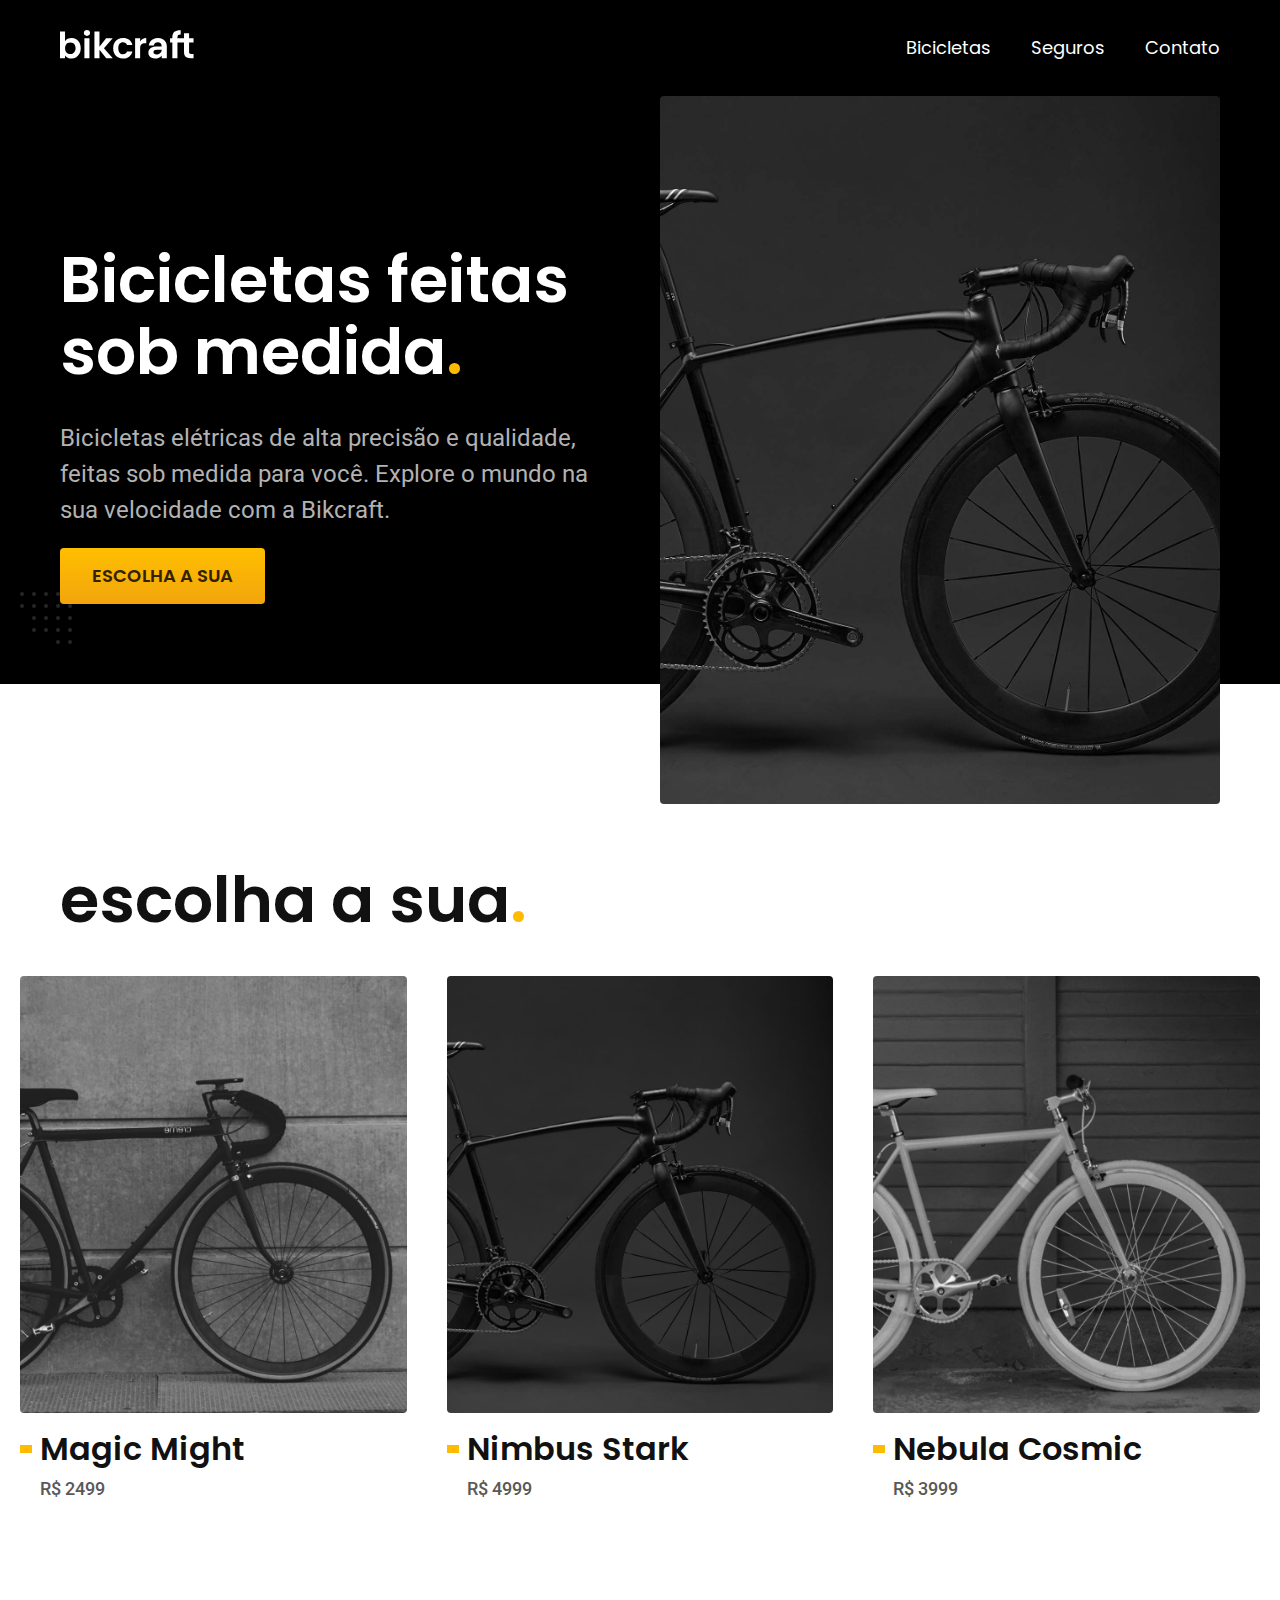
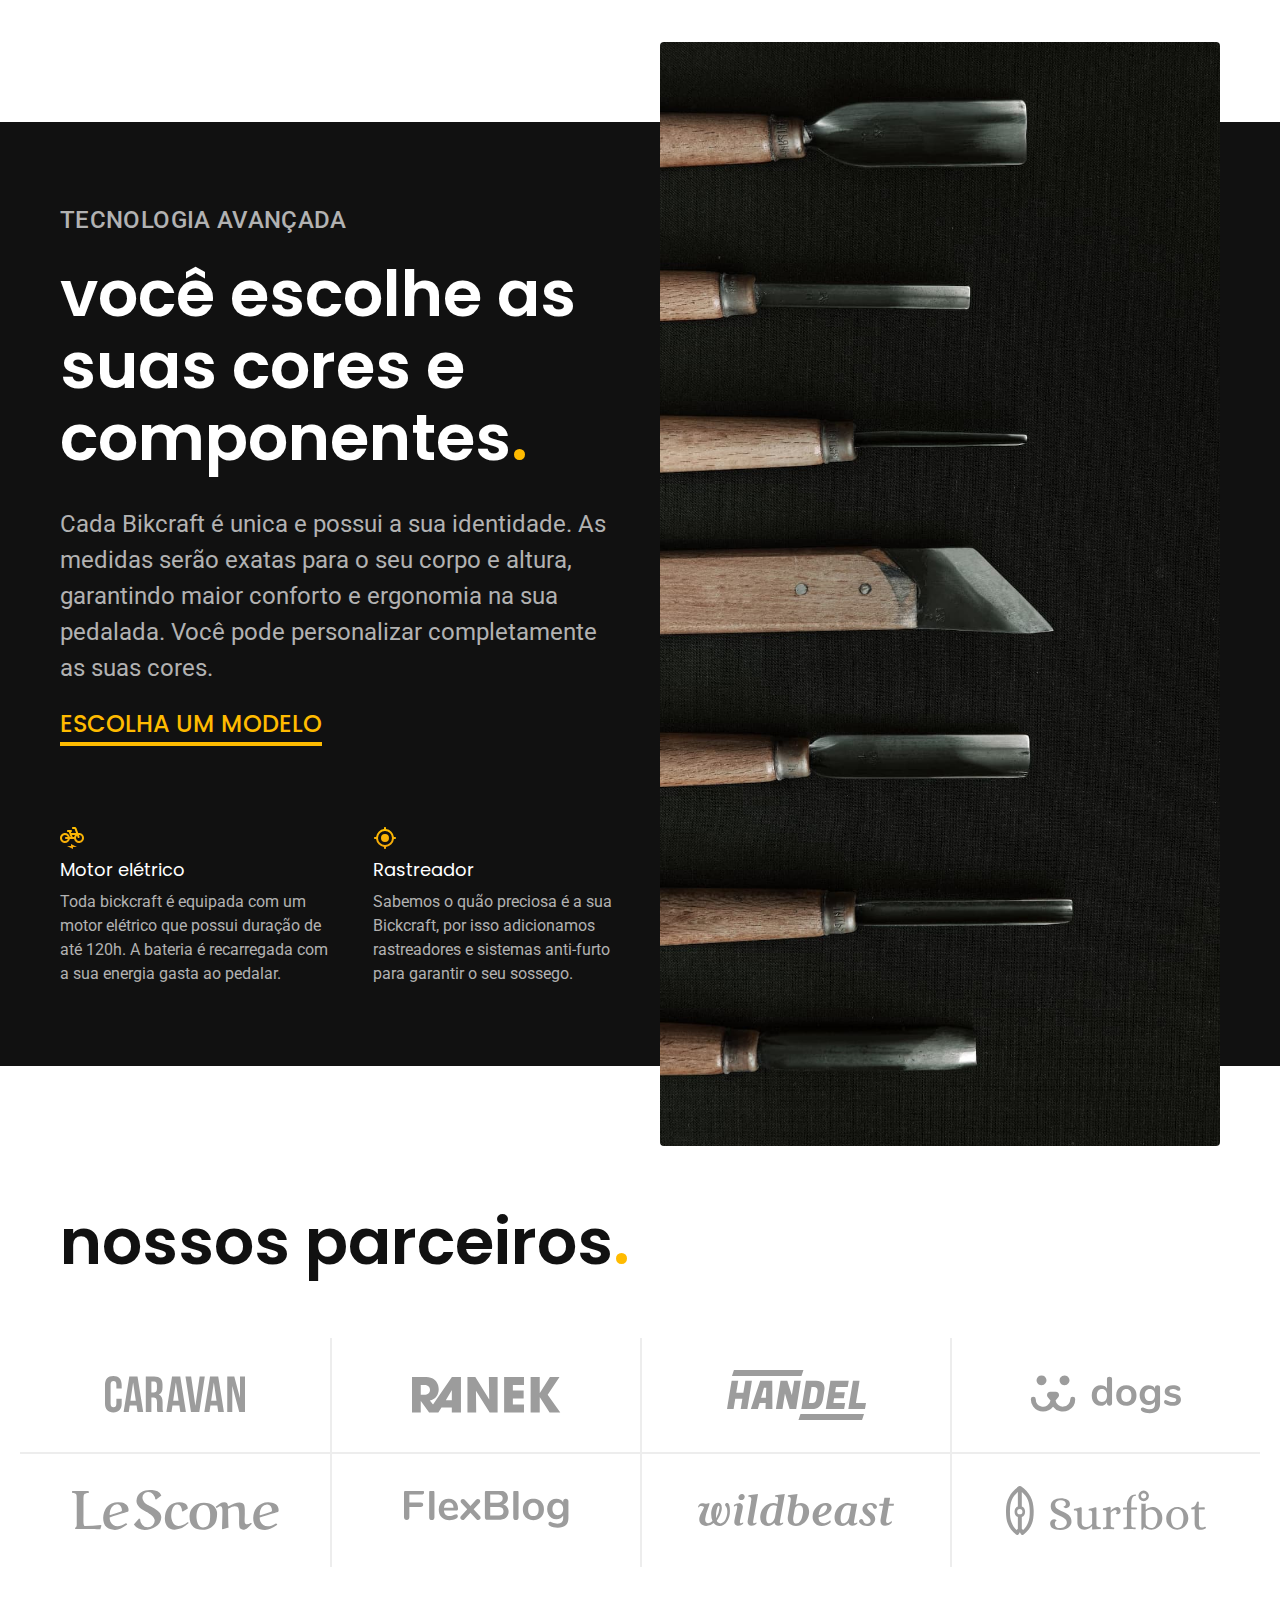
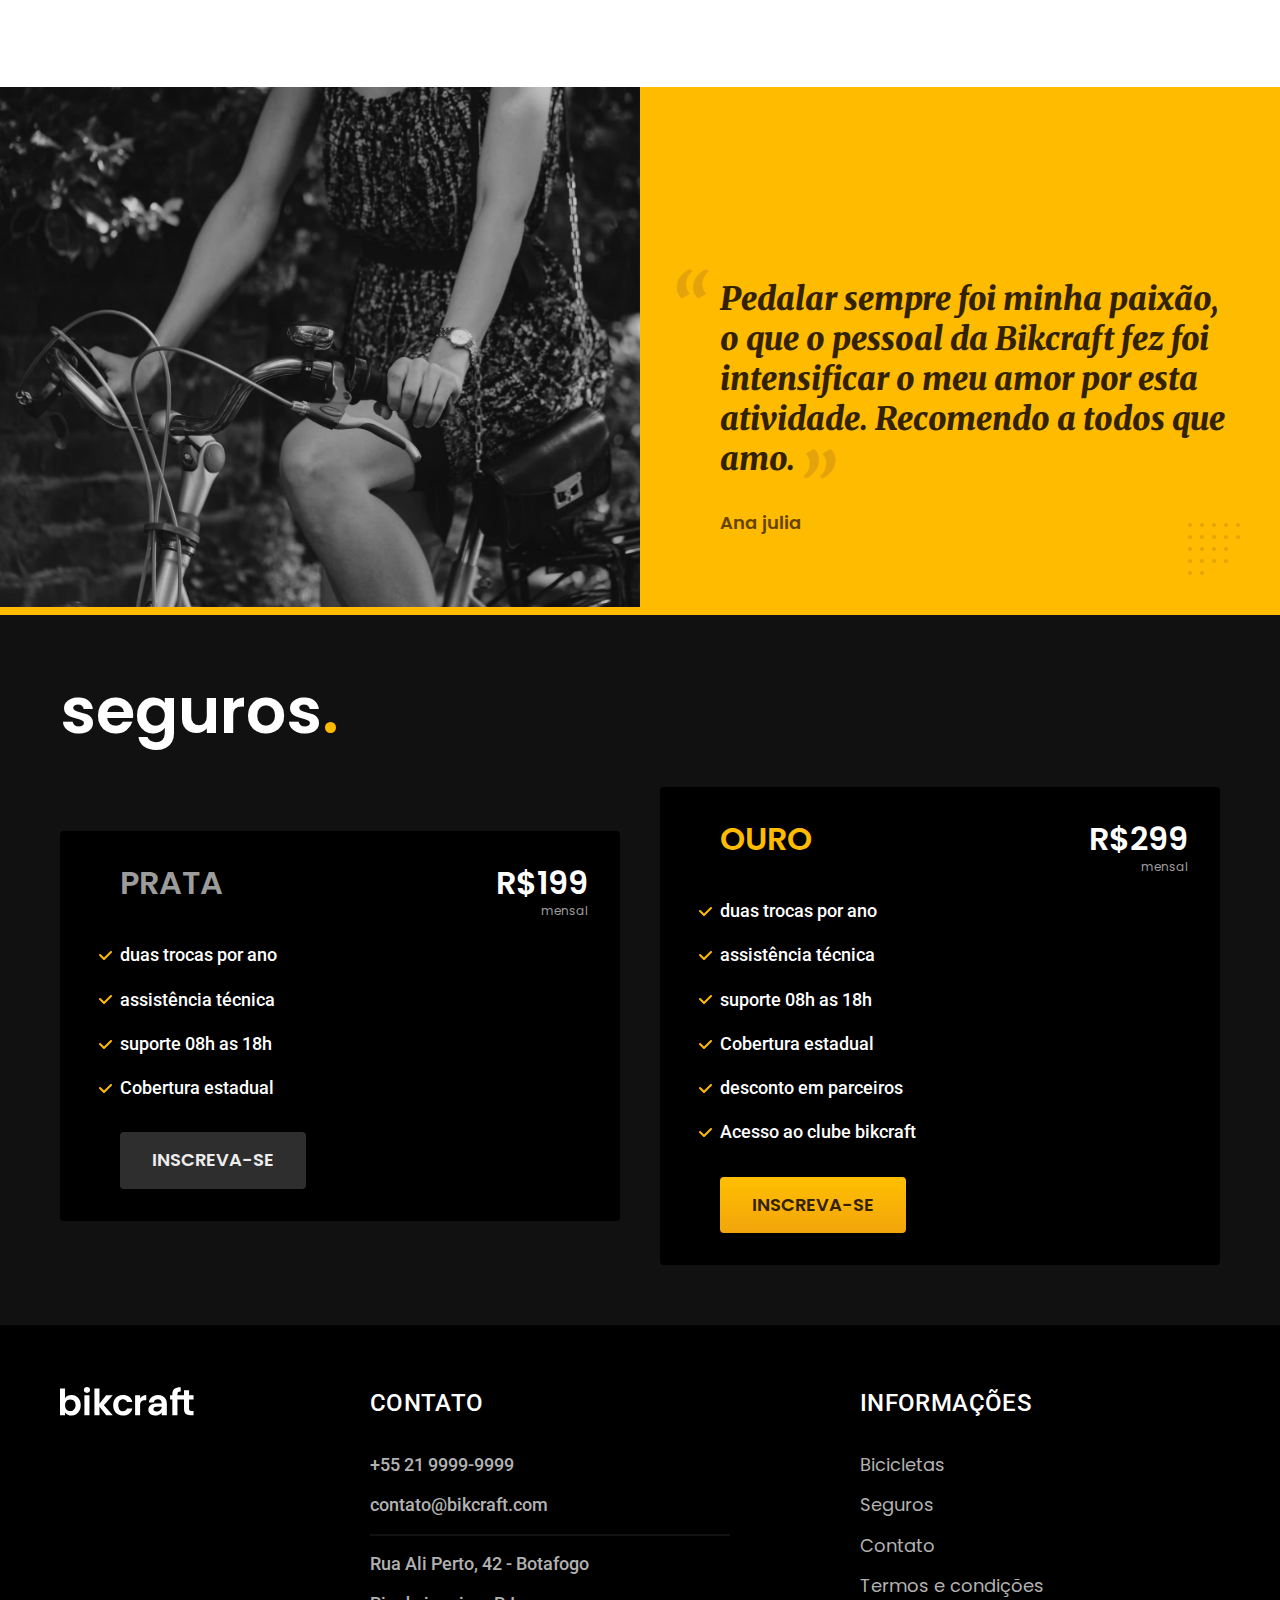
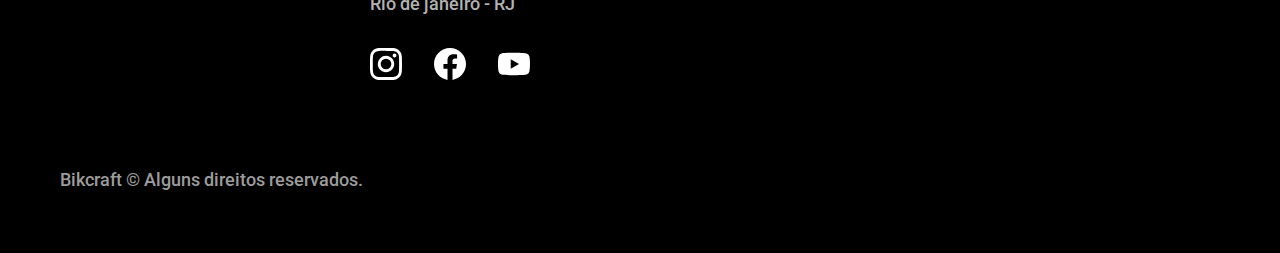
<file: 1012-bicicletas-lista/bikcraft/index.html>
<!DOCTYPE html>
<html lang="pt-br">

<head>
  <meta charset="UTF-8">
  <meta name="viewport" content="width=device-width, initial-scale=1.0">

  <title>Bikcraft - Bicicletas Elétricas</title>
  <meta name="description" content="Bicicletas elétricas de alta precisão e qualidade,  feitas sob medida para o cliente. Explore o mundo na sua velocidade com a Bikcraft.">


  <link rel="icon" href="./favicon.svg" type="image/svg+xml">
  <link rel="preload" href="./css/style.css" as="style">
  <link rel="stylesheet" href="./css/style.css">

  <link rel="preconnect" href="https://fonts.googleapis.com">
  <link rel="preconnect" href="https://fonts.gstatic.com" crossorigin>
  <link href="https://fonts.googleapis.com/css2?family=Merriweather:ital,wght@1,900&family=Poppins:wght@400;600&family=Roboto:wght@400;500&display=swap" rel="stylesheet">


</head>

<body>
  <header class="header-bg">
    <div class="container header">
      <a href="./">
        <img src="./img/bikcraft.svg" width="136" height="32" alt="Bikcraft">
      </a>

      <nav aria-label="primaria">
        <ul class="header-menu font-1-m cor-0">
          <li><a href="./bicicletas.html">Bicicletas</a></li>
          <li><a href="./seguros.html">Seguros</a></li>
          <li><a href="./contato.html">Contato</a></li>
        </ul>
      </nav>
    </div>
  </header>

  <main class="introducao-bg" data-anime="400">
    <div class="introducao container">
      <div class="introducao-conteudo">
        <h1 class="font-1-xxl cor-0 fadeInDown" data-anime="200">Bicicletas feitas sob medida<span class="cor-p1">.</span></h1>
        <p class="font-2-l cor-5 fadeInDown" data-anime="400">Bicicletas elétricas de alta precisão e qualidade, feitas sob medida para você. Explore o mundo na sua velocidade com a Bikcraft.</p>
        <a class="botao fadeInDown" data-anime="600" href="./bicicletas.html">Escolha a sua</a>
      </div>
      <picture data-anime="800" class="fadeInDown">
        <source media="(max-width: 800px)" srcset="./img/bicicletas/nimbus.jpg">
        <img src="./img/fotos/introducao.jpg" width="1280" heigth="1600" alt="Bicicleta elétrica preta.">
      </picture>
    </div>
  </main>

  <article class="bicicletas-lista">
    <h2 class="container font-1-xxl">escolha a sua<span class="cor-p1">.</span></h2>

    <ul>
      <li>
        <a href="./bicicletas/magic.html">
          <img src="./img/bicicletas/magic-home.jpg" alt="Bicicleta preta" width="920" heigth="1040">
          <h3 class="font-1-xl">Magic Might</h3>
          <span class="font-2-m cor-8">R$ 2499</span>
        </a>
      </li>
      <li>
        <a href="./bicicletas/nimbus.html">
          <img src="./img/bicicletas/nimbus-home.jpg" alt="Bicicleta preta" width="920" heigth="1040">
          <h3 class="font-1-xl">Nimbus Stark</h3>
          <span class="font-2-m cor-8">R$ 4999</span>
        </a>
      </li>
      <li>
        <a href="./bicicletas/nebula.html">
          <img src="./img/bicicletas/nebula-home.jpg" alt="Bicicleta preta" width="920" heigth="1040">
          <h3 class="font-1-xl">Nebula Cosmic</h3>
          <span class="font-2-m cor-8">R$ 3999</span>
        </a>
      </li>
    </ul>
  </article>

  <article class="tecnologia-bg">
    <div class="tecnologia container">
      <div class="tecnologia-conteudo">
        <span class="font-2-l-b cor-5">Tecnologia avançada</span>
        <h2 class="font-1-xxl cor-0">você escolhe as suas cores e componentes<span class="cor-p1">.</span></h2>
        <p class="font-2-l cor-5">Cada Bikcraft é unica e possui a sua identidade. As medidas serão exatas para o seu corpo e altura, garantindo maior conforto e ergonomia na sua pedalada. Você pode personalizar completamente as suas cores.</p>
        <a class=" link" href="./bicicletas.html">Escolha um modelo</a>

        <div class="tecnologia-vantagens">
          <div>
            <img src="./img/icones/eletrica.svg" width="24" heigth="24" alt="">
            <h3 class="font-1-m cor-0">Motor elétrico</h3>
            <p class="font-2-s cor-5">Toda bickcraft é equipada com um motor elétrico que possui duração de até 120h. A bateria é recarregada com a sua energia gasta ao pedalar.</p>
          </div>
          <div>
            <img src="./img/icones/rastreador.svg" width="24" heigth="24" alt="">
            <h3 class="font-1-m cor-0">Rastreador</h3>
            <p class="font-2-s cor-5">Sabemos o quão preciosa é a sua Bickcraft, por isso adicionamos rastreadores e sistemas anti-furto para garantir o seu sossego.</p>
          </div>
        </div>

      </div>
      <div class="tecnologia-imagem">
        <img src="./img/fotos/tecnologia.jpg" width="1200" heigth="1920" alt="">
      </div>

    </div>
  </article>

  <section class="parceiros" aria-label="nossos parceiros">
    <h2 class="container font-1-xxl">nossos parceiros<span class="cor-p1">.</span></h2>

    <ul>
      <li> <img src="./img/parceiros/caravan.svg" alt="caravan"></li>
      <li> <img src="./img/parceiros/ranek.svg" alt="ranek"></li>
      <li> <img src="./img/parceiros/handel.svg" alt="handel"></li>
      <li> <img src="./img/parceiros/dogs.svg" alt="dogs"></li>
      <li> <img src="./img/parceiros/lescone.svg" alt="lescone"></li>
      <li> <img src="./img/parceiros/flexblog.svg" alt="flexblog"></li>
      <li> <img src="./img/parceiros/wildbeast.svg" alt="wildbeast"></li>
      <li> <img src="./img/parceiros/surfbot.svg" alt="surfbot"></li>
    </ul>
  </section>

  <section class="depoimento" aria-label="depoimento">
    <div>
      <img src="./img/fotos/depoimento.jpg" width="1560" heigth="1360" alt="Pessoa pedalando uma bicicleta Bikcraft">
    </div>
    <div class="depoimento-conteudo">
      <blockquote class="font-1-xl cor-p5">
        <p>
          Pedalar sempre foi minha paixão, o que o pessoal da Bikcraft fez foi intensificar o meu amor por esta atividade. Recomendo a todos que amo.
        </p>
      </blockquote>
      <span class="font-1-m-b cor-p4">Ana julia</span>
    </div>
  </section>

  <article class="seguros-bg">

    <div class="seguros container">
      <h2 class="font-1-xxl cor-0">seguros<span class="cor-p1">.</span></h2>
      <div class="seguros-item">
        <h3 class="font-1-xl cor-6">PRATA</h3>
        <span class="font-1-xl cor-0">R$199 <span class="font-1-xs cor-6">mensal</span></span>
        <ul class="font-2-m cor-0">
          <li>duas trocas por ano</li>
          <li> assistência técnica</li>
          <li> suporte 08h as 18h</li>
          <li> Cobertura estadual</li>
        </ul>
        <a class="botao secundario" href="./orcamento.html">Inscreva-se</a>
      </div>

      <div class="seguros-item">
        <h3 class="font-1-xl cor-p1">OURO</h3>
        <span class="font-1-xl cor-0">R$299 <span class="font-1-xs cor-6">mensal</span></span>
        <ul class="font-2-m cor-0">
          <li>duas trocas por ano</li>
          <li> assistência técnica</li>
          <li> suporte 08h as 18h</li>
          <li> Cobertura estadual</li>
          <li>desconto em parceiros</li>
          <li>Acesso ao clube bikcraft</li>
        </ul>
        <a class="botao" href="./orcamento.html">Inscreva-se</a>
      </div>
    </div>
  </article>

  <footer class="footer-bg">
    <div class="footer container">
      <img src="./img/bikcraft.svg" width="136" heigth="32" alt="Bikcraft">
      <div class="footer-contato">
        <h3 class="font-2-l-b cor-0">Contato</h3>
        <ul class="font-2-m cor-5">
          <li><a href="tel:+552199999999">+55 21 9999-9999</a></li>
          <li><a href="mailto:contato@bikcraft.com">contato@bikcraft.com</a></li>
          <li>Rua Ali Perto, 42 - Botafogo</li>
          <li>Rio de janeiro - RJ</li>
        </ul>
        <div class="footer-redes">
          <a href="./">
            <img src="./img/redes/instagram.svg" width="32" heigth="32" alt="Instagram">
          </a>
          <a href="./">
            <img src="./img/redes/facebook.svg" width="32" heigth="32" alt="facebook">
          </a>
          <a href="./">
            <img src="./img/redes/youtube.svg" width="32" heigth="32" alt="Youtube">
          </a>
        </div>
      </div>
      <div class="footer-informacoes">
        <h3 class="font-2-l-b cor-0">Informações</h3>
        <nav>
          <ul class="font-1-m cor-5">
            <li><a href="./bicicletas.html">Bicicletas</a></li>
            <li><a href="./seguros.html">Seguros</a></li>
            <li><a href="./contato.html">Contato</a></li>
            <li><a href="./termos.html">Termos e condições</a></li>
          </ul>
        </nav>
      </div>
      <p class="footer-copy font-2-m cor-6">Bikcraft © Alguns direitos reservados.</p>
    </div>

  </footer>

  <script src="./js/plugins/simple-anime.js"></script>
  <script src="./js/script.js"></script>

</body>


</html>
</file>
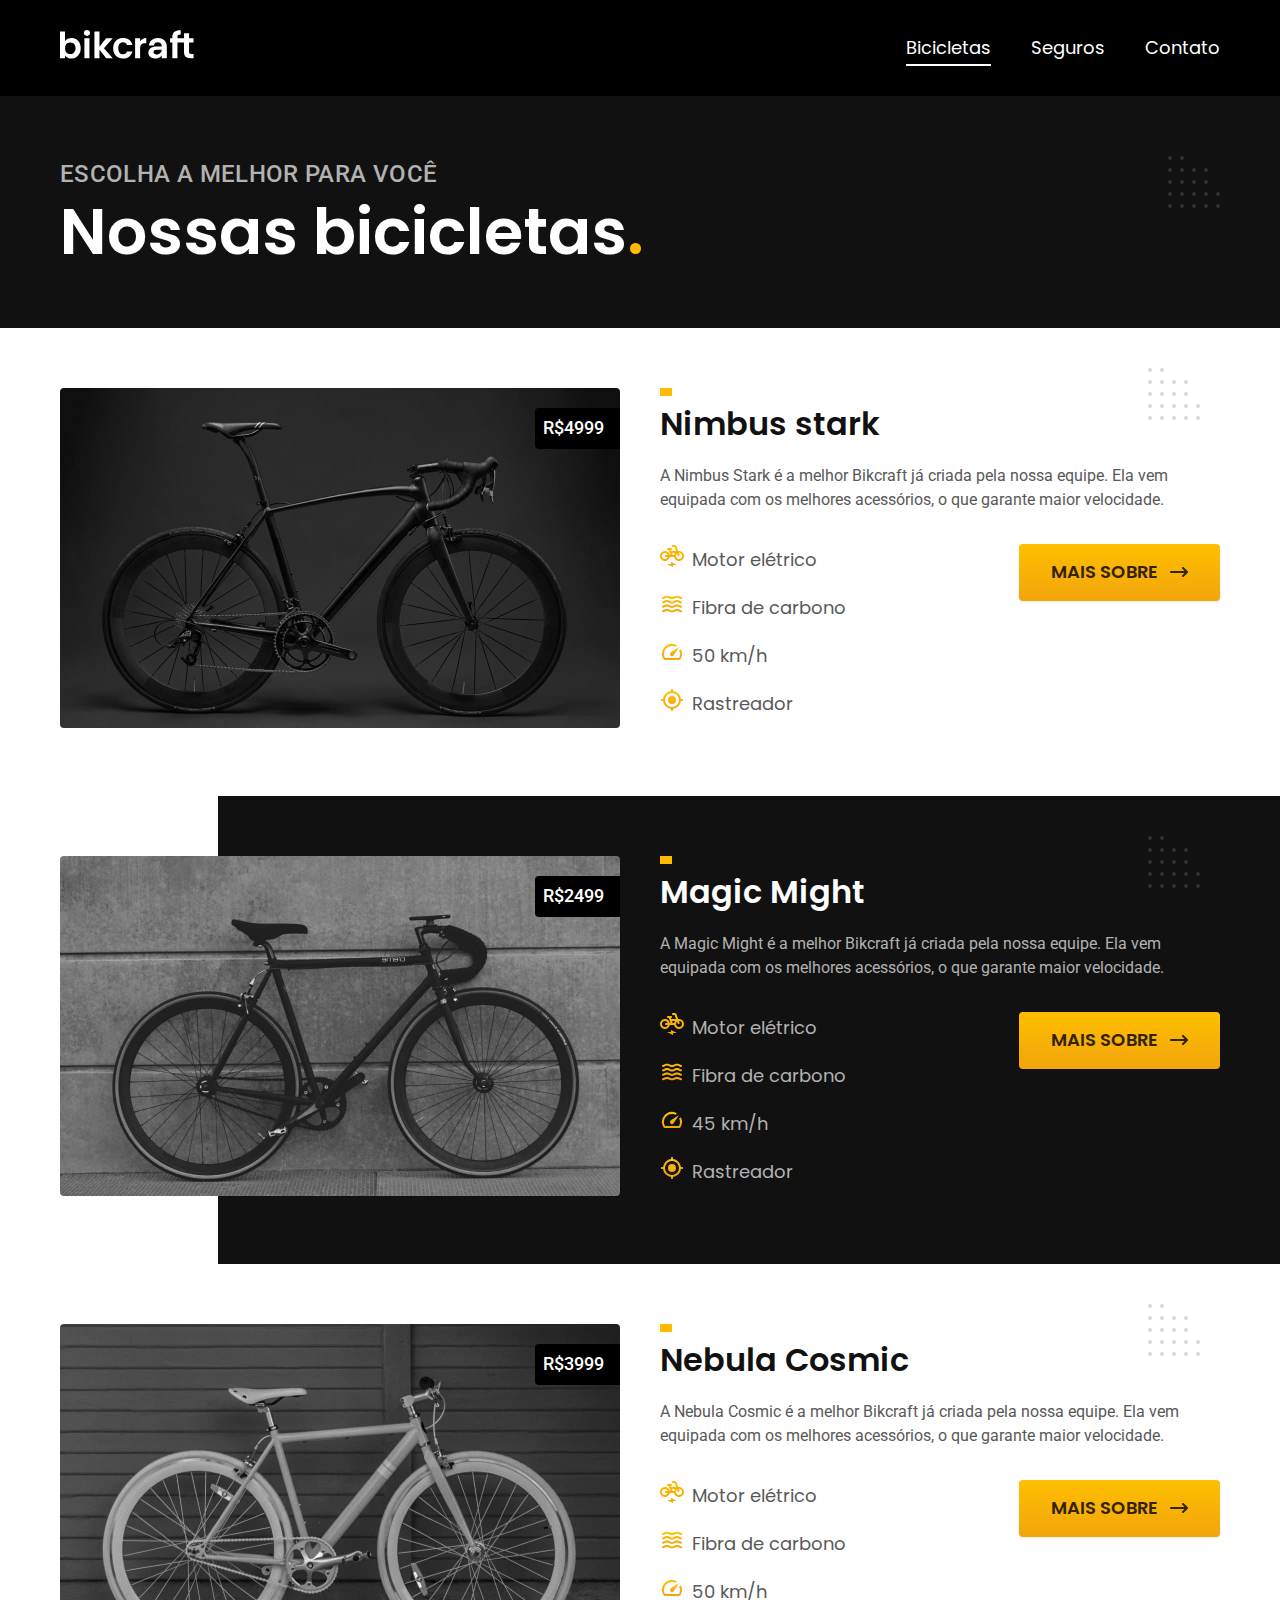
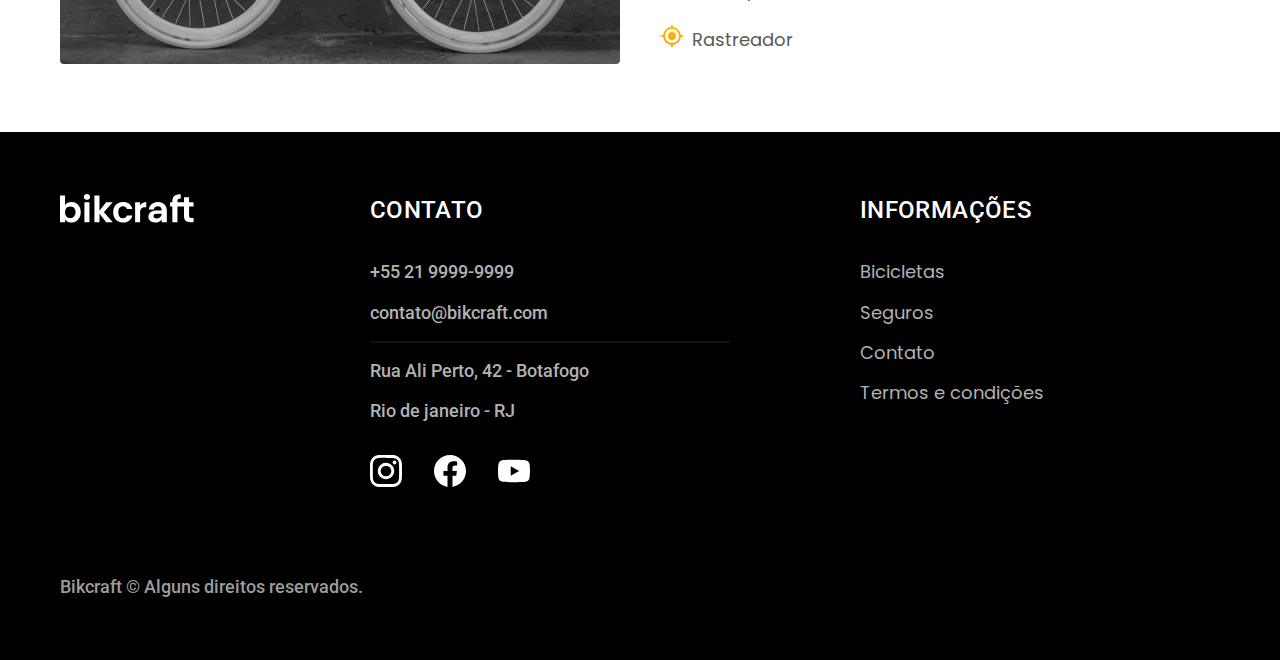
<file: 1012-bicicletas-lista/bikcraft/bicicletas.html>
<!DOCTYPE html>
<html lang="pt-br">

<head>
  <meta charset="UTF-8">
  <meta name="viewport" content="width=device-width, initial-scale=1.0">

  <title>Bicicletas | Bikcraft</title>
  <meta name="description" content="Termos e condições.">


  <link rel="icon" href="./favicon.svg" type="image/svg+xml">
  <link rel="preload" href="./css/style.css" as="style">
  <link rel="stylesheet" href="./css/style.css">


  <link rel="preconnect" href="https://fonts.googleapis.com">
  <link rel="preconnect" href="https://fonts.gstatic.com" crossorigin>
  <link href="https://fonts.googleapis.com/css2?family=Merriweather:ital,wght@1,900&family=Poppins:wght@400;600&family=Roboto:wght@400;500&display=swap" rel="stylesheet">


</head>

<body id="bicicletas">
  <header class="header-bg">
    <div class="header container ">
      <a href="./">
        <img src="./img/bikcraft.svg" alt="Bikcraft">
      </a>

      <nav aria-label="primaria">
        <ul class="header-menu font-1-m cor-0">
          <li><a href="./bicicletas.html">Bicicletas</a></li>
          <li><a href="./seguros.html">Seguros</a></li>
          <li><a href="./contato.html">Contato</a></li>
        </ul>
      </nav>
    </div>
  </header>

  <main>
    <div class="titulo-bg">
      <div class="titulo container">
        <p class="font-2-l-b cor-5">Escolha a melhor para você</p>
        <h1 class="font-1-xxl cor-0">Nossas bicicletas<span class="cor-p1">.</span></h1>
      </div>
    </div>

    <div class="bicicletas container">
      <div class="bicicletas-imagem">
        <img src="./img/bicicletas/nimbus.jpg" alt="Bicicleta Preta">
        <span class="font-2-m cor-0">R$4999</span>
      </div>
      <div class="bicicletas-conteudo">
        <h2 class="font-1-xl">Nimbus stark</h2>
        <p class="font-2-s cor-8">A Nimbus Stark é a melhor Bikcraft já criada pela nossa equipe. Ela vem equipada com os melhores acessórios, o que garante maior velocidade.</p>
        <ul class="font-1-m cor-8">
          <li>
            <img src="./img/icones/eletrica.svg" alt="">
            Motor elétrico
          </li>
          <li>
            <img src="./img/icones/carbono.svg" alt="">
            Fibra de carbono
          </li>
          <li>
            <img src="./img/icones/velocidade.svg" alt="">
            50 km/h
          </li>
          <li>
            <img src="./img/icones/rastreador.svg" alt="">
            Rastreador
          </li>
        </ul>
        <a class="botao seta" href="./bicicletas/nimbus.html">Mais sobre</a>
      </div>
    </div>


    <div class="bicicletas-bg">
      <div class="bicicletas container">
        <div class="bicicletas-imagem">
          <img src="./img/bicicletas/magic.jpg" alt="Bicicleta Preta">
          <span class="font-2-m cor-0">R$2499</span>
        </div>
        <div class="bicicletas-conteudo">
          <h2 class="font-1-xl cor-0">Magic Might</h2>
          <p class="font-2-s cor-5">A Magic Might é a melhor Bikcraft já criada pela nossa equipe. Ela vem equipada com os melhores acessórios, o que garante maior velocidade.</p>
          <ul class="font-1-m cor-5">
            <li>
              <img src="./img/icones/eletrica.svg" alt="">
              Motor elétrico
            </li>
            <li>
              <img src="./img/icones/carbono.svg" alt="">
              Fibra de carbono
            </li>
            <li>
              <img src="./img/icones/velocidade.svg" alt="">
              45 km/h
            </li>
            <li>
              <img src="./img/icones/rastreador.svg" alt="">
              Rastreador
            </li>
          </ul>
          <a class="botao seta" href="./bicicletas/magic.html">Mais sobre</a>
        </div>
      </div>
    </div>


    <div class="bicicletas container">
      <div class="bicicletas-imagem">
        <img src="./img/bicicletas/nebula.jpg" alt="Bicicleta Preta">
        <span class="font-2-m cor-0">R$3999</span>
      </div>
      <div class="bicicletas-conteudo">
        <h2 class="font-1-xl">Nebula Cosmic</h2>
        <p class="font-2-s cor-8">A Nebula Cosmic é a melhor Bikcraft já criada pela nossa equipe. Ela vem equipada com os melhores acessórios, o que garante maior velocidade.</p>
        <ul class="font-1-m cor-8">
          <li>
            <img src="./img/icones/eletrica.svg" alt="">
            Motor elétrico
          </li>
          <li>
            <img src="./img/icones/carbono.svg" alt="">
            Fibra de carbono
          </li>
          <li>
            <img src="./img/icones/velocidade.svg" alt="">
            50 km/h
          </li>
          <li>
            <img src="./img/icones/rastreador.svg" alt="">
            Rastreador
          </li>
        </ul>
        <a class="botao seta" href="./bicicletas/nebula.html"> Mais sobre </a>
      </div>
    </div>


  </main>

  <footer class="footer-bg">
    <div class="footer container">
      <img src="./img/bikcraft.svg" alt="Bikcraft">
      <div class="footer-contato">
        <h3 class="font-2-l-b cor-0">Contato</h3>
        <ul class="font-2-m cor-5">
          <li><a href="tel:+552199999999">+55 21 9999-9999</a></li>
          <li><a href="mailto:contato@bikcraft.com">contato@bikcraft.com</a></li>
          <li>Rua Ali Perto, 42 - Botafogo</li>
          <li>Rio de janeiro - RJ</li>
        </ul>
        <div class="footer-redes">
          <a href="./">
            <img src="./img/redes/instagram.svg" alt="Instagram">
          </a>
          <a href="./">
            <img src="./img/redes/facebook.svg" alt="facebook">
          </a>
          <a href="./">
            <img src="./img/redes/youtube.svg" alt="Youtube">
          </a>
        </div>
      </div>
      <div class="footer-informacoes">
        <h3 class="font-2-l-b cor-0">Informações</h3>
        <nav>
          <ul class="font-1-m cor-5">
            <li><a href="./bicicletas.html">Bicicletas</a></li>
            <li><a href="./seguros.html">Seguros</a></li>
            <li><a href="./contato.html">Contato</a></li>
            <li><a href="./termos.html">Termos e condições</a></li>
          </ul>
        </nav>
      </div>
      <p class="footer-copy font-2-m cor-6">Bikcraft © Alguns direitos reservados.</p>
    </div>

  </footer>
  <script src="./js/script.js"></script>
</body>


</html>
</file>
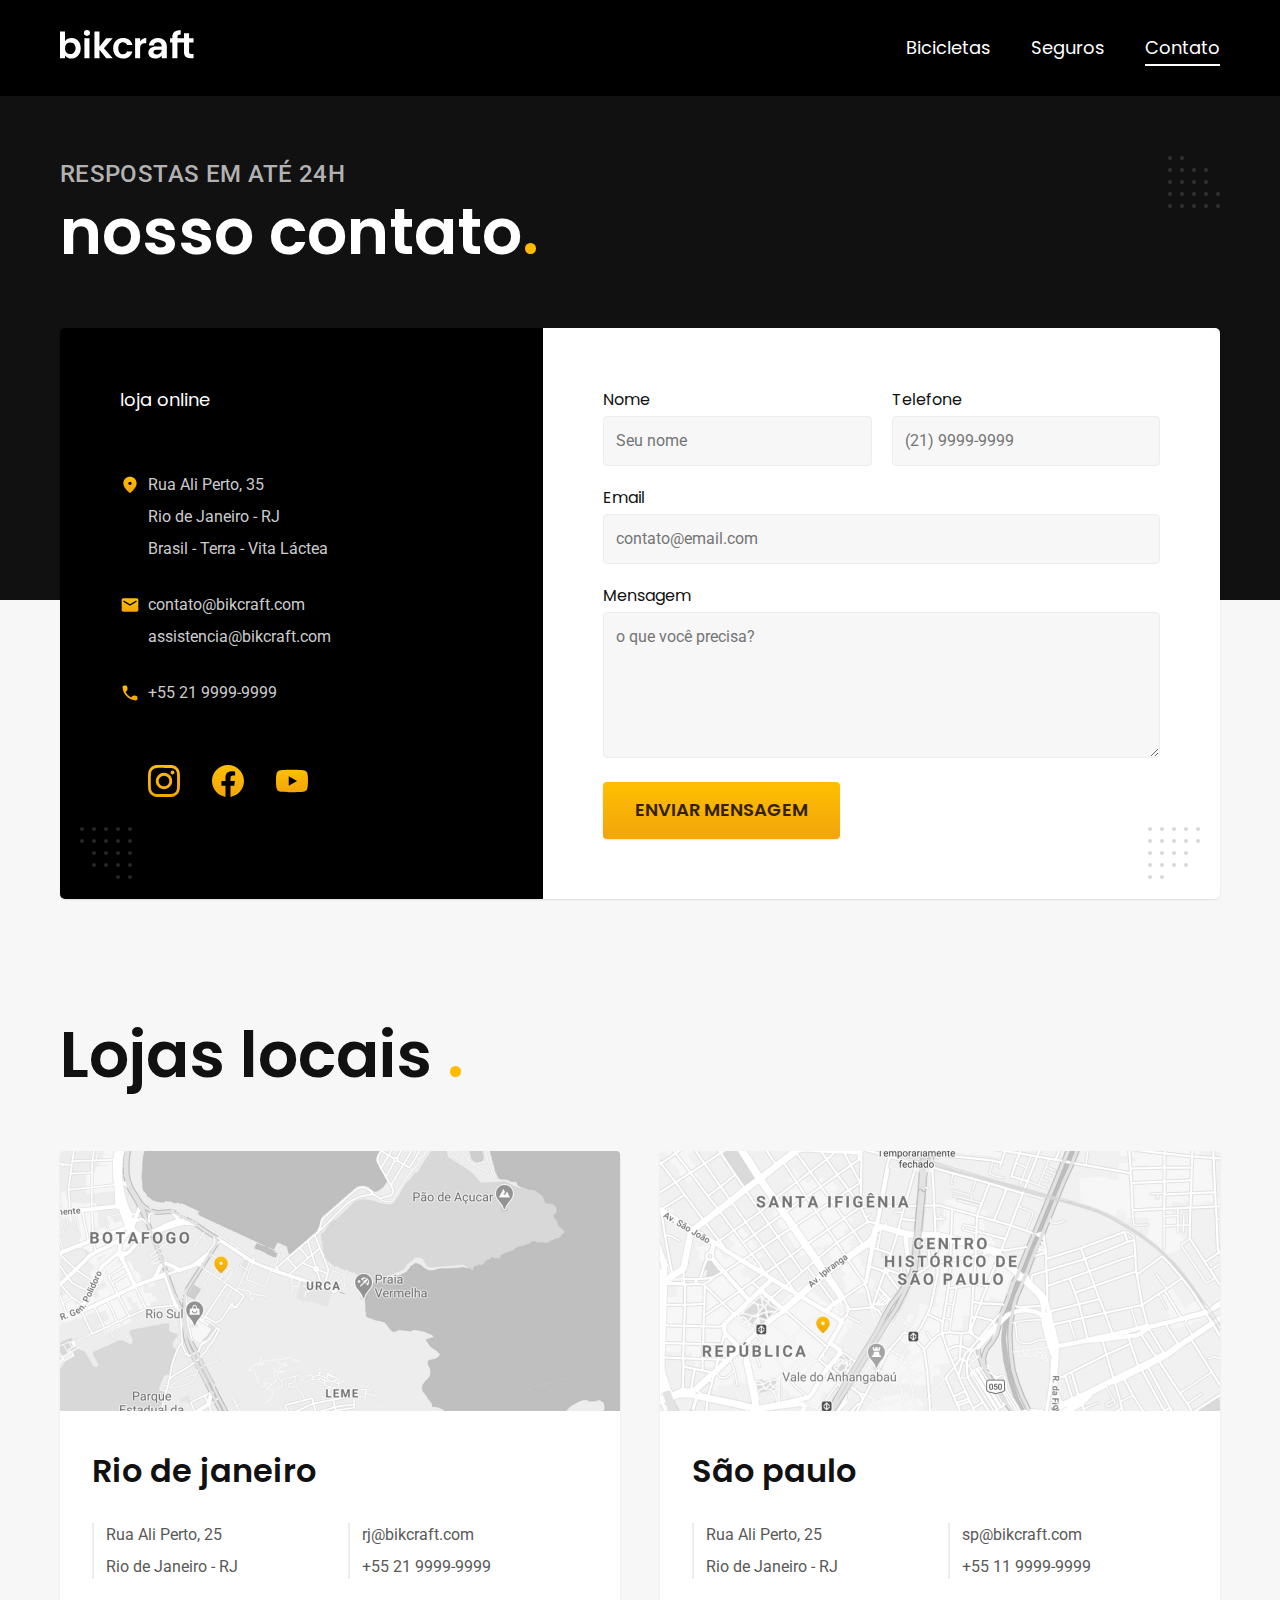
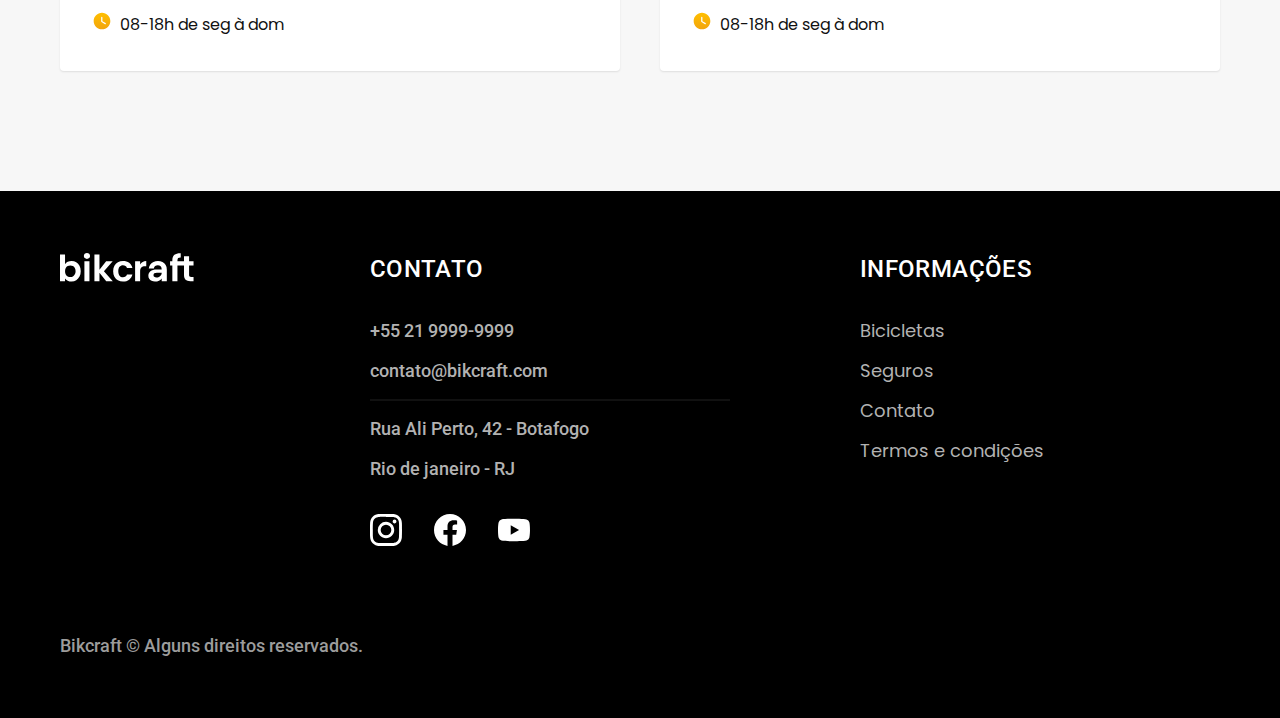
<file: 1012-bicicletas-lista/bikcraft/contato.html>
<!DOCTYPE html>
<html lang="pt-br">

<head>
  <meta charset="UTF-8">
  <meta name="viewport" content="width=device-width, initial-scale=1.0">

  <title>Contato | Bikcraft</title>
  <meta name="description" content="Termos e condições.">


  <link rel="icon" href="./favicon.svg" type="image/svg+xml">
  <link rel="preload" href="./css/style.css" as="style">
  <link rel="stylesheet" href="./css/style.css">

  <link rel="preconnect" href="https://fonts.googleapis.com">
  <link rel="preconnect" href="https://fonts.gstatic.com" crossorigin>
  <link href="https://fonts.googleapis.com/css2?family=Merriweather:ital,wght@1,900&family=Poppins:wght@400;600&family=Roboto:wght@400;500&display=swap" rel="stylesheet">


</head>

<body id="contato">
  <header class="header-bg">
    <div class="header container ">
      <a href="./">
        <img src="./img/bikcraft.svg" alt="Bikcraft">
      </a>

      <nav aria-label="primaria">
        <ul class="header-menu font-1-m cor-0">
          <li><a href="./bicicletas.html">Bicicletas</a></li>
          <li><a href="./seguros.html">Seguros</a></li>
          <li><a href="./contato.html">Contato</a></li>
        </ul>
      </nav>
    </div>
  </header>

  <main>
    <div class="titulo-bg">
      <div class="titulo container">
        <p class="font-2-l-b cor-5">Respostas em até 24h</p>
        <h1 class="font-1-xxl cor-0">nosso contato<span class="cor-p1">.</span></h1>
      </div>
    </div>

    <div class="contato container">
      <section class="contato-dados" aria-label="Endereço">
        <h2 class="font-1-m cor-0">loja online</h2>
        <div class="contato-endereco font-2-s cor-4">
          <p>Rua Ali Perto, 35</p>
          <p>Rio de Janeiro - RJ</p>
          <p>Brasil - Terra - Vita Láctea</p>
        </div>
        <address class="contato-meios font-2-s cor-4">
          <a href="mailto:contato@bikcraft.com">contato@bikcraft.com</a>
          <a href="mailto:assistencia@bikcraft.com">assistencia@bikcraft.com</a>
          <a href="tel:+552199999999">+55 21 9999-9999</a>
        </address>
        <div class="contato-redes">
          <a href="./">
            <img src="./img/redes/instagram-p.svg" alt="Instagram">
          </a>
          <a href="./">
            <img src="./img/redes/facebook-p.svg" alt="facebook">
          </a>
          <a href="./">
            <img src="./img/redes/youtube-p.svg" alt="Youtube">
          </a>
        </div>
      </section>
      <section class="contato-formulario" aria-label="Formulario">
        <form class="form" action="./contato.html">
          <div>
            <label for="nome">Nome</label>
            <input type="text" id="nome" name="nome" placeholder="Seu nome">
          </div>
          <div>
            <label for="telefone">Telefone</label>
            <input type="text" id="telefone" name="telefone" placeholder="(21) 9999-9999">
          </div>
          <div class="col-2">
            <label for="email">Email</label>
            <input type="email" id="email" name="email" placeholder="contato@email.com">
          </div>
          <div class="col-2">
            <label for="mensagem">Mensagem</label>
            <textarea rows="5" id="mensagem" name="mensagem" placeholder="o que você precisa?"></textarea>
          </div>
          <button class="botao col-2"">Enviar Mensagem</button>
        </form>
      </section> 
        </div>
  </main>
               
        <article class=" lojas container">
            <h2 class="font-1-xxl">Lojas locais <span class="cor-p1">.</span></h2>

            <div class="lojas-item">
              <img src="./img/lojas/rj.jpg" alt="mapa marcando o endereço em rua Ali perto, 25 Rio de janeiro - Rj">
              <div class="lojas-conteudo">
                <h3 class="font-1-xl">Rio de janeiro</h3>
                <div class="lojas-dados font-2-s cor-8">
                  <p>Rua Ali Perto, 25</p>
                  <p>Rio de Janeiro - RJ</p>
                </div>
                <div class="lojas-dados font-2-s cor-8">
                  <a href="mailto:rj@bikcraft.com">rj@bikcraft.com</a>
                  <a href="tel:+552199999999">+55 21 9999-9999</a>
                </div>
                <p class="lojas-tempo font-1-s"><img src="./img/icones/horario.svg" alt=""> 08-18h de seg à dom</p>
              </div>
            </div>

            <div class="lojas-item">
              <img src="./img/lojas/sp.jpg" alt="mapa marcando o endereço em rua Ali perto, 25 São paulo - Sp">
              <div class="lojas-conteudo">
                <h3 class="font-1-xl">São paulo</h3>
                <div class="lojas-dados font-2-s cor-8">
                  <p>Rua Ali Perto, 25</p>
                  <p>Rio de Janeiro - RJ</p>
                </div>
                <div class="lojas-dados font-2-s cor-8">
                  <a href="mailto:sp@bikcraft.com">sp@bikcraft.com</a>
                  <a href="tel:+551199999999">+55 11 9999-9999</a>
                </div>
                <p class="lojas-tempo font-1-s"><img src="./img/icones/horario.svg" alt=""> 08-18h de seg à dom</p>
              </div>
            </div>

            </article>

            <footer class=" footer-bg">
              <div class="footer container">
                <img src="./img/bikcraft.svg" alt="Bikcraft">
                <div class="footer-contato">
                  <h3 class="font-2-l-b cor-0">Contato</h3>
                  <ul class="font-2-m cor-5">
                    <li><a href="tel:+552199999999">+55 21 9999-9999</a></li>
                    <li><a href="mailto:contato@bikcraft.com">contato@bikcraft.com</a></li>
                    <li>Rua Ali Perto, 42 - Botafogo</li>
                    <li>Rio de janeiro - RJ</li>
                  </ul>
                  <div class="footer-redes">
                    <a href="./">
                      <img src="./img/redes/instagram.svg" alt="Instagram">
                    </a>
                    <a href="./">
                      <img src="./img/redes/facebook.svg" alt="facebook">
                    </a>
                    <a href="./">
                      <img src="./img/redes/youtube.svg" alt="Youtube">
                    </a>
                  </div>
                </div>
                <div class="footer-informacoes">
                  <h3 class="font-2-l-b cor-0">Informações</h3>
                  <nav>
                    <ul class="font-1-m cor-5">
                      <li><a href="./bicicletas.html">Bicicletas</a></li>
                      <li><a href="./seguros.html">Seguros</a></li>
                      <li><a href="./contato.html">Contato</a></li>
                      <li><a href="./termos.html">Termos e condições</a></li>
                    </ul>
                  </nav>
                </div>
                <p class="footer-copy font-2-m cor-6">Bikcraft © Alguns direitos reservados.</p>
              </div>

            </footer>
            <script src="./js/script.js"></script>
</body>


</html>
</file>
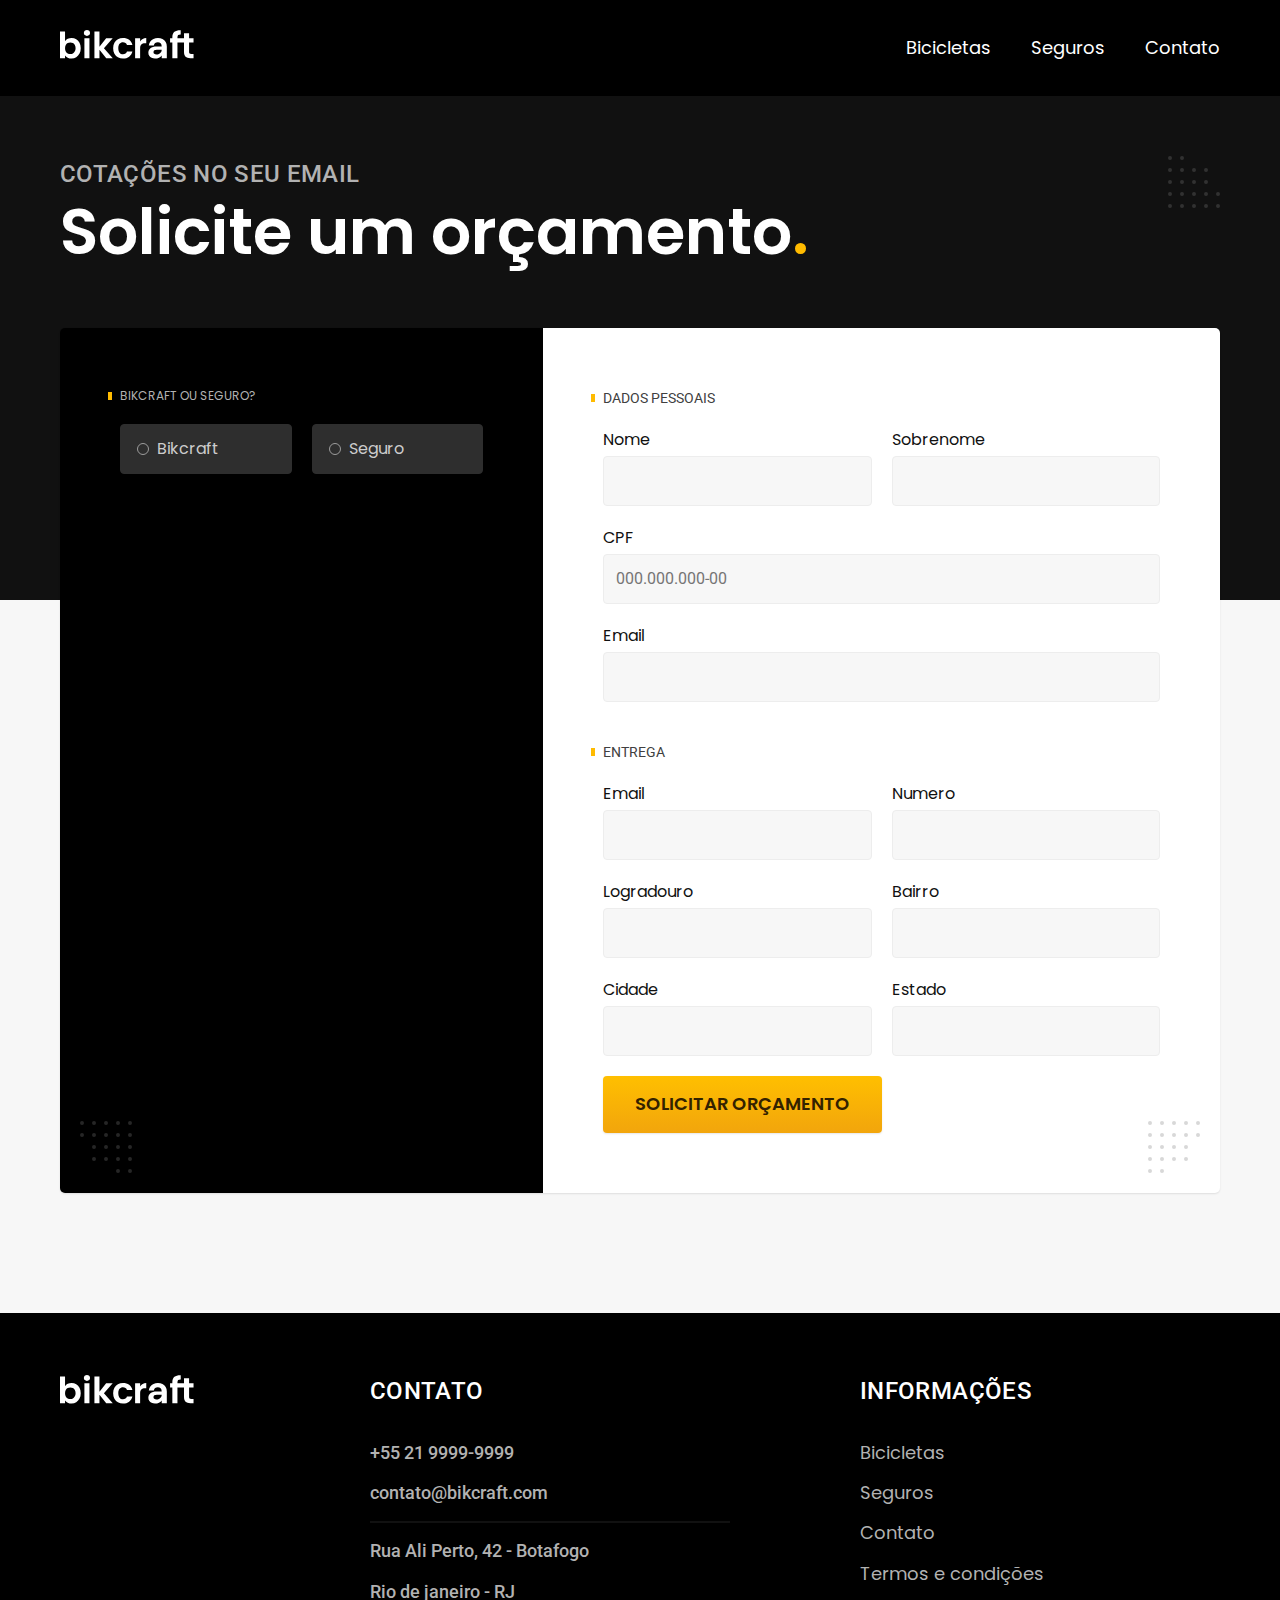
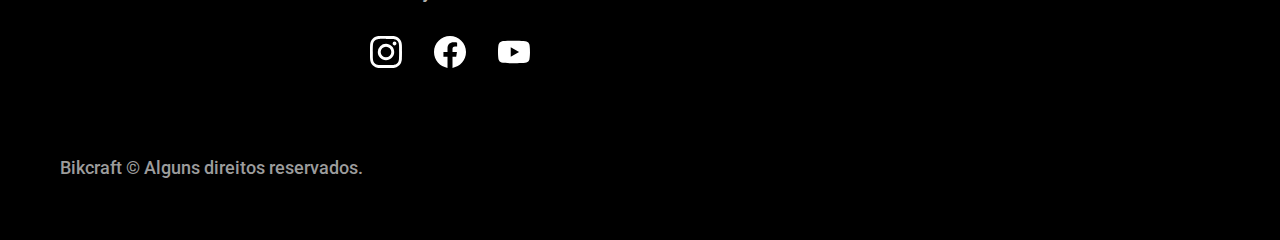
<file: 1012-bicicletas-lista/bikcraft/orcamento.html>
<!DOCTYPE html>
<html lang="pt-br">

<head>
  <meta charset="UTF-8">
  <meta name="viewport" content="width=device-width, initial-scale=1.0">

  <title>Orçamentos | Bikcraft</title>
  <meta name="description" content="Termos e condições.">


  <link rel="icon" href="./favicon.svg" type="image/svg+xml">
  <link rel="preload" href="./css/style.css" as="style">
  <link rel="stylesheet" href="./css/style.css">

  <link rel="preconnect" href="https://fonts.googleapis.com">
  <link rel="preconnect" href="https://fonts.gstatic.com" crossorigin>
  <link href="https://fonts.googleapis.com/css2?family=Merriweather:ital,wght@1,900&family=Poppins:wght@400;600&family=Roboto:wght@400;500&display=swap" rel="stylesheet">


</head>

<body id="orcamento">
  <header class="header-bg">
    <div class="header container">
      <a href="./">
        <img src="./img/bikcraft.svg" alt="Bikcraft">
      </a>

      <nav aria-label="primaria">
        <ul class="header-menu font-1-m cor-0">
          <li><a href="./bicicletas.html">Bicicletas</a></li>
          <li><a href="./seguros.html">Seguros</a></li>
          <li><a href="./contato.html">Contato</a></li>
        </ul>
      </nav>
    </div>
  </header>

  <main>
    <div class="titulo-bg">
      <div class="titulo container">
        <p class="font-2-l-b cor-5">Cotações no seu email</p>
        <h1 class="font-1-xxl cor-0">Solicite um orçamento<span class="cor-p1">.</span></h1>
      </div>
    </div>

    <form class="orcamento container" action="./orcamento.html">
      <div class="orcamento-produto">
        <h2 class="font-1-xs cor-5">Bikcraft ou seguro?</h2>

        <input type="radio" name="tipo" value="bikcraft" id="bikcraft">
        <label for="bikcraft">Bikcraft</label>

        <input type="radio" name="tipo" value="seguro" id="seguro">
        <label for="seguro">Seguro</label>

        <div class="orcamento-conteudo" id="orcamento-bikcraft">
          <h2 class="font-1-xs cor-5">Escolha a sua</h2>

          <input type="radio" name="produto" value="nimbus" id="nimbus">
          <label for="nimbus">Nimbus Stark <span>R$ 4999</span></label>
          <div class="orcamento-detalhes">
            <ul class="font-1-xs cor-8">
              <li><img src="./img/icones/eletrica.svg" alt=""> Motor elétrico</li>
              <li><img src="./img/icones/carbono.svg" alt=""> Fibra de Carbono</li>
              <li><img src="./img/icones/velocidade.svg" alt=""> 50 km/h</li>
              <li><img src="./img/icones/rastreador.svg" alt=""> rastreador</li>
            </ul>
            <img src="./img/bicicletas/nimbus.jpg" alt="Bicicleta preta">
          </div>


          <input type="radio" name="produto" value="magic" id="magic">
          <label for="magic">Magic Might<span>R$ 2499</span></label>
          <div class="orcamento-detalhes">
            <ul class="font-1-xs cor-8">
              <li><img src="./img/icones/eletrica.svg" alt=""> Motor elétrico</li>
              <li><img src="./img/icones/carbono.svg" alt=""> Fibra de Carbono</li>
              <li><img src="./img/icones/velocidade.svg" alt="">45 km/h</li>
              <li><img src="./img/icones/rastreador.svg" alt=""> rastreador</li>
            </ul>
            <img src="./img/bicicletas/magic.jpg" alt="Bicicleta preta">
          </div>

          <input type="radio" name="produto" value="nebula" id="nebula">
          <label for="nebula">Nebula Cosmic <span>R$ 3999</span></label>
          <div class="orcamento-detalhes">
            <ul class="font-1-xs cor-8">
              <li><img src="./img/icones/eletrica.svg" alt=""> Motor elétrico</li>
              <li><img src="./img/icones/carbono.svg" alt=""> Fibra de Carbono</li>
              <li><img src="./img/icones/velocidade.svg" alt=""> 40 km/h</li>
              <li><img src="./img/icones/rastreador.svg" alt=""> rastreador</li>
            </ul>
            <img src="./img/bicicletas/nebula.jpg" alt="Bicicleta branca">
          </div>

        </div>

        <div class="orcamento-conteudo" id="orcamento-seguro">
          <h2 class="font-1-xs cor-5">Escolha o plano</h2>

          <input type="radio" name="produto" value="prata" id="prata">
          <label for="prata">Prata <span>R$ 199</span></label>

          <input type="radio" name="produto" value="ouro" id="ouro">
          <label for="ouro">Ouro <span>R$ 299</span></label>

        </div>
      </div>

      <div class="orcamento-dados form">
        <h2 class="font-2-xs cor-9 col-2">dados pessoais</h2>
        <div>
          <label for="nome">Nome</label>
          <input type="text" id="nome" name="nome">
        </div>
        <div>
          <label for="sobrenome">Sobrenome</label>
          <input type="text" id="sobrenome" name="sobrenome">
        </div>
        <div class="col-2">
          <label for="cpf">CPF</label>
          <input type="text" id="cpf" name="cpf" placeholder="000.000.000-00">
        </div>
        <div class="col-2">
          <label for="email">Email</label>
          <input type="email" id="email" name="email">
        </div>
        <h2 class="font-2-xs cor-9 col-2">entrega</h2>
        <div>
          <label for="CEP">Email</label>
          <input type="text" id="cep" name="cep">
        </div>
        <div>
          <label for="numero">Numero</label>
          <input type="text" id="numero" name="numero">
        </div>
        <div>
          <label for="logradouro">Logradouro</label>
          <input type="text" id="logradouro" name="logradouro">
        </div>
        <div>
          <label for="bairro">Bairro</label>
          <input type="text" id="bairro" name="bairro">
        </div>
        <div>
          <label for="cidade">Cidade</label>
          <input type="text" id="cidade" name="cidade">
        </div>
        <div>
          <label for="estado">Estado</label>
          <input type="text" id="estado" name="estado">
        </div>
        <button class="botao col-2">Solicitar Orçamento</button>
      </div>
    </form>
  </main>

  <footer class="footer-bg">
    <div class="footer container">
      <img src="./img/bikcraft.svg" alt="Bikcraft">
      <div class="footer-contato">
        <h3 class="font-2-l-b cor-0">Contato</h3>
        <ul class="font-2-m cor-5">
          <li><a href="tel:+552199999999">+55 21 9999-9999</a></li>
          <li><a href="mailto:contato@bikcraft.com">contato@bikcraft.com</a></li>
          <li>Rua Ali Perto, 42 - Botafogo</li>
          <li>Rio de janeiro - RJ</li>
        </ul>
        <div class="footer-redes">
          <a href="./">
            <img src="./img/redes/instagram.svg" alt="Instagram">
          </a>
          <a href="./">
            <img src="./img/redes/facebook.svg" alt="facebook">
          </a>
          <a href="./">
            <img src="./img/redes/youtube.svg" alt="Youtube">
          </a>
        </div>
      </div>
      <div class="footer-informacoes">
        <h3 class="font-2-l-b cor-0">Informações</h3>
        <nav>
          <ul class="font-1-m cor-5">
            <li><a href="./bicicletas.html">Bicicletas</a></li>
            <li><a href="./seguros.html">Seguros</a></li>
            <li><a href="./contato.html">Contato</a></li>
            <li><a href="./termos.html">Termos e condições</a></li>
          </ul>
        </nav>
      </div>
      <p class="footer-copy font-2-m cor-6">Bikcraft © Alguns direitos reservados.</p>
    </div>

  </footer>
  <script src="./js/script.js"></script>
</body>


</html>
</file>
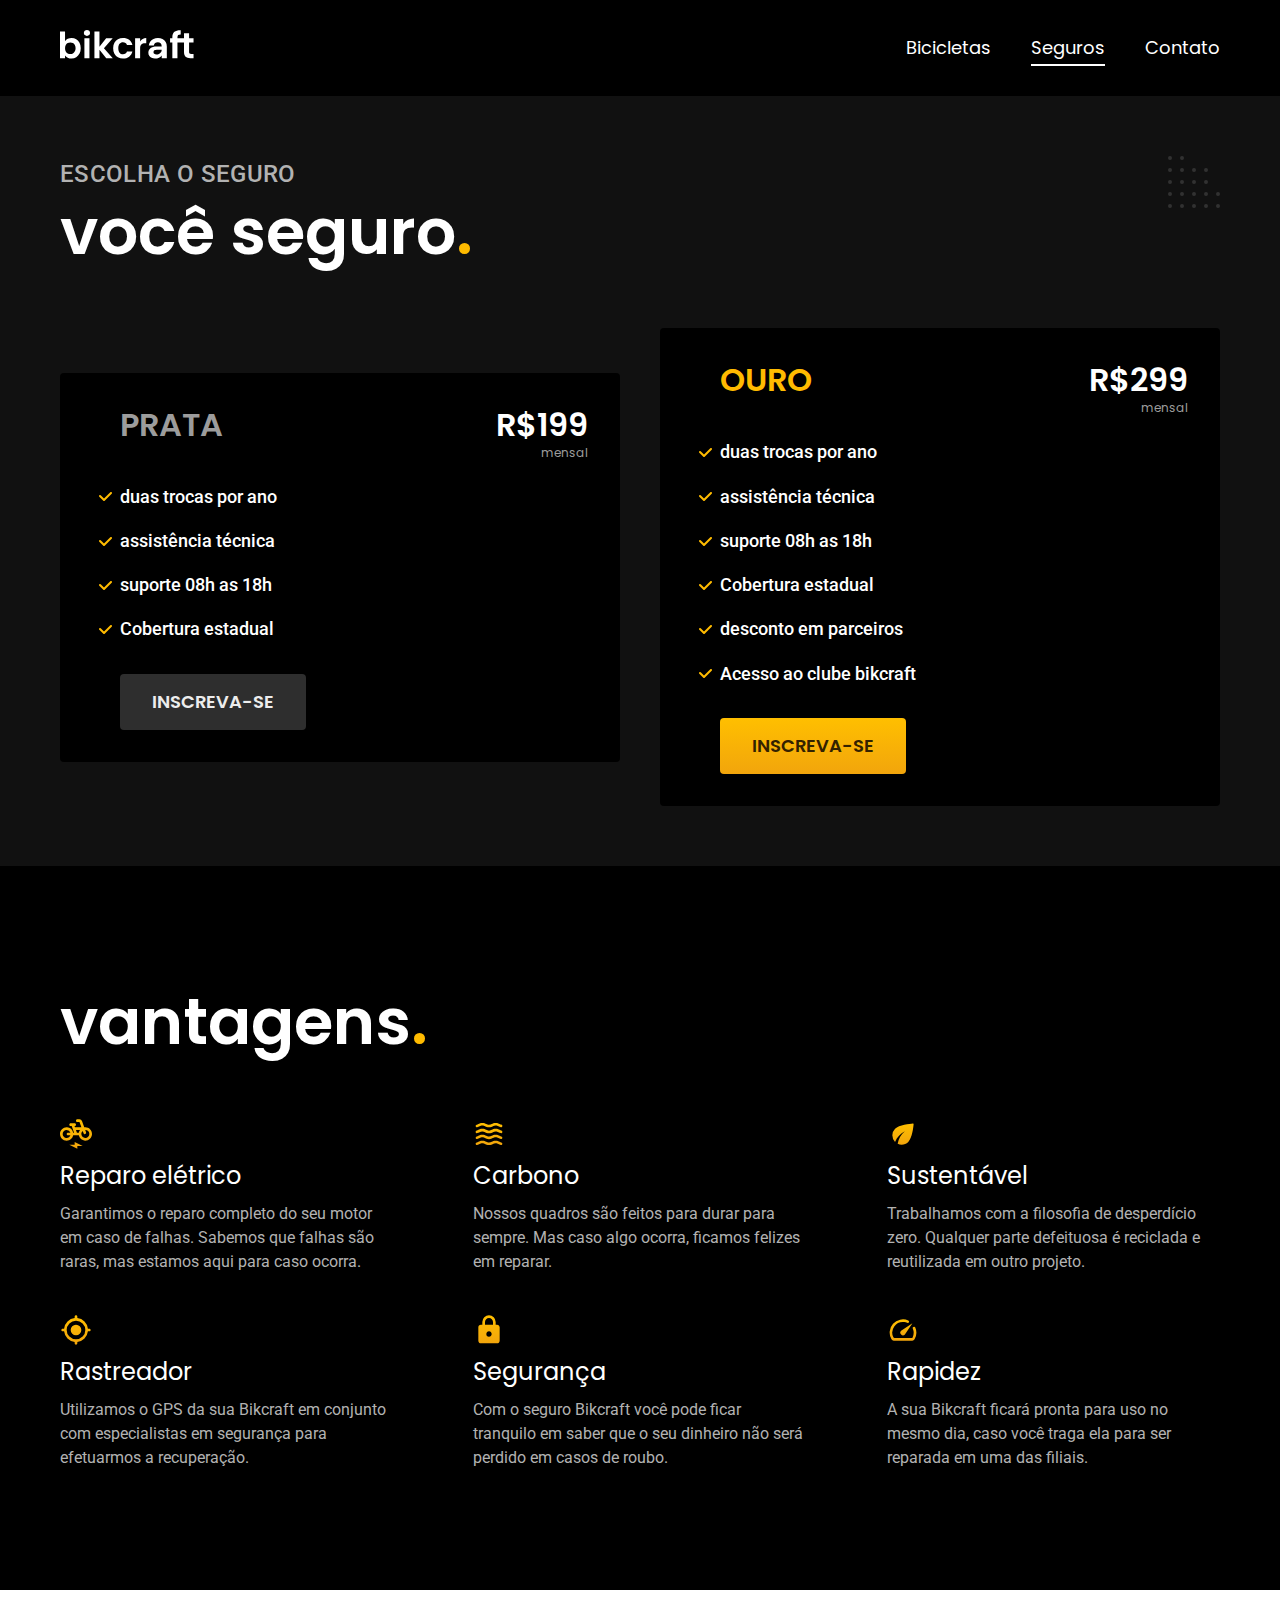
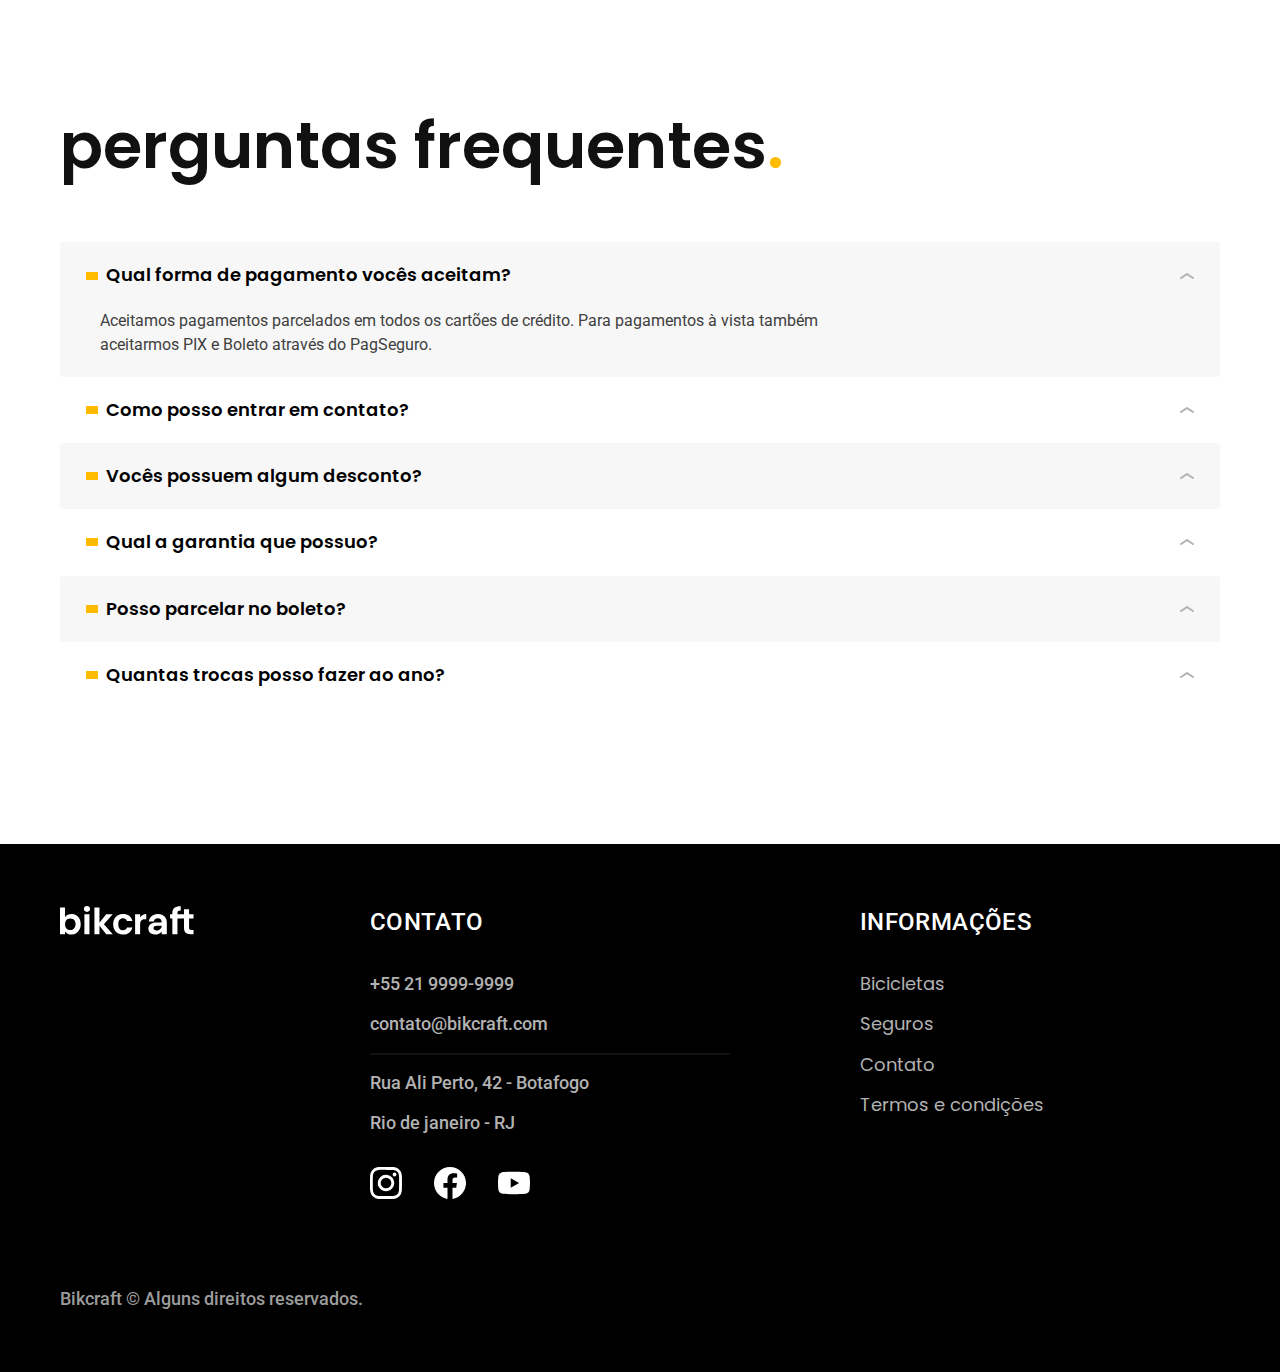
<file: 1012-bicicletas-lista/bikcraft/seguros.html>
<!DOCTYPE html>
<html lang="pt-br">

<head>
  <meta charset="UTF-8">
  <meta name="viewport" content="width=device-width, initial-scale=1.0">

  <title>Seguros | Bikcraft</title>
  <meta name="description" content="Termos e condições.">


  <link rel="icon" href="./favicon.svg" type="image/svg+xml">
  <link rel="preload" href="./css/style.css" as="style">
  <link rel="stylesheet" href="./css/style.css">

  <link rel="preconnect" href="https://fonts.googleapis.com">
  <link rel="preconnect" href="https://fonts.gstatic.com" crossorigin>
  <link href="https://fonts.googleapis.com/css2?family=Merriweather:ital,wght@1,900&family=Poppins:wght@400;600&family=Roboto:wght@400;500&display=swap" rel="stylesheet">


</head>

<body id="seguros">
  <header class="header-bg">
    <div class="header container ">
      <a href="./">
        <img src="./img/bikcraft.svg" alt="Bikcraft">
      </a>

      <nav aria-label="primaria">
        <ul class="header-menu font-1-m cor-0">
          <li><a href="./bicicletas.html">Bicicletas</a></li>
          <li><a href="./seguros.html">Seguros</a></li>
          <li><a href="./contato.html">Contato</a></li>
        </ul>
      </nav>
    </div>
  </header>

  <main class="seguros-bg">
    <div class="titulo-bg">
      <div class="titulo container">
        <p class="font-2-l-b cor-5">Escolha o seguro</p>
        <h1 class="font-1-xxl cor-0">você seguro<span class="cor-p1">.</span></h1>
      </div>
    </div>

    <div class="seguros container">

      <div class="seguros-item fadeInLeft" data-anime="200">
        <h3 class="font-1-xl cor-6">PRATA</h3>
        <span class="font-1-xl cor-0">R$199 <span class="font-1-xs cor-6">mensal</span></span>
        <ul class="font-2-m cor-0">
          <li>duas trocas por ano</li>
          <li> assistência técnica</li>
          <li> suporte 08h as 18h</li>
          <li> Cobertura estadual</li>
        </ul>
        <a class="botao secundario" href="./orcamento.html?tipo=seguro&produto=prata">Inscreva-se</a>
      </div>

      <div class="seguros-item fadeInRigth" data-anime="400">
        <h3 class="font-1-xl cor-p1">OURO</h3>
        <span class="font-1-xl cor-0">R$299 <span class="font-1-xs cor-6">mensal</span></span>
        <ul class="font-2-m cor-0">
          <li>duas trocas por ano</li>
          <li> assistência técnica</li>
          <li> suporte 08h as 18h</li>
          <li> Cobertura estadual</li>
          <li>desconto em parceiros</li>
          <li>Acesso ao clube bikcraft</li>
        </ul>
        <a class="botao" href="./orcamento.html?tipo=seguro&produto=ouro">Inscreva-se</a>
      </div>
    </div>
  </main>

  <article class="vantagens-bg">

    <div class="vantagens container">
      <h2 class="font-1-xxl cor-0">vantagens<span class="cor-p1">.</span></h2>
      <ul>
        <li>
          <img src="./img/icones/eletrica.svg" alt="">
          <h3 class="font-1-l cor-0">Reparo elétrico</h3>
          <p class="font-2-s cor-5">Garantimos o reparo completo do seu motor em caso de falhas. Sabemos que falhas são raras, mas estamos aqui para caso ocorra.</p>
        </li>
        <li>
          <img src="./img/icones/carbono.svg" alt="">
          <h3 class="font-1-l cor-0">Carbono</h3>
          <p class="font-2-s cor-5">Nossos quadros são feitos para durar para sempre. Mas caso algo ocorra, ficamos felizes em reparar.</p>
        </li>
        <li>
          <img src="./img/icones/sustentavel.svg" alt="">
          <h3 class="font-1-l cor-0">Sustentável</h3>
          <p class="font-2-s cor-5">Trabalhamos com a filosofia de desperdício zero. Qualquer parte defeituosa é reciclada e reutilizada em outro projeto.</p>
        </li>
        <li>
          <img src="./img/icones/rastreador.svg" alt="">
          <h3 class="font-1-l cor-0">Rastreador</h3>
          <p class="font-2-s cor-5">Utilizamos o GPS da sua Bikcraft em conjunto com especialistas em segurança para efetuarmos a recuperação.</p>
        </li>
        <li>
          <img src="./img/icones/seguro.svg" alt="">
          <h3 class="font-1-l cor-0">Segurança</h3>
          <p class="font-2-s cor-5">Com o seguro Bikcraft você pode ficar tranquilo em saber que o seu dinheiro não será perdido em casos de roubo.</p>
        </li>
        <li>
          <img src="./img/icones/velocidade.svg" alt="">
          <h3 class="font-1-l cor-0">Rapidez</h3>
          <p class="font-2-s cor-5">A sua Bikcraft ficará pronta para uso no mesmo dia, caso você traga ela para ser reparada em uma das filiais.</p>
        </li>
      </ul>
    </div>
  </article>

  <article class="perguntas container">
    <h2 class="font-1-xxl ">perguntas frequentes<span class="cor-p1">.</span></h2>

    <dl>
      <div>
        <dt><button class="font-1-m-b" aria-controls="pergunta1" aria-expanded="true"> Qual forma de pagamento vocês aceitam?</button></dt>
        <dd id="pergunta1" class="font-2-s cor-9 ativa">Aceitamos pagamentos parcelados em todos os cartões de crédito. Para pagamentos à vista também aceitarmos PIX e Boleto através do PagSeguro.</dd>
      </div>
      <div>
        <dt><button class="font-1-m-b" aria-controls="pergunta2" aria-expanded="false">Como posso entrar em contato?</button></dt>
        <dd id="pergunta2" class="font-2-s cor-9">Aceitamos pagamentos parcelados em todos os cartões de crédito. Para pagamentos à vista também aceitarmos PIX e Boleto através do PagSeguro.</dd>
      </div>
      <div>
        <dt><button class="font-1-m-b" aria-controls="pergunta3" aria-expanded="false">Vocês possuem algum desconto?</button></dt>
        <dd id="pergunta3" class="font-2-s cor-9">Aceitamos pagamentos parcelados em todos os cartões de crédito. Para pagamentos à vista também aceitarmos PIX e Boleto através do PagSeguro.</dd>
      </div>
      <div>
        <dt><button class="font-1-m-b" aria-controls="pergunta4" aria-expanded="false">Qual a garantia que possuo?</button></dt>
        <dd id="pergunta4" class="font-2-s cor-9">Aceitamos pagamentos parcelados em todos os cartões de crédito. Para pagamentos à vista também aceitarmos PIX e Boleto através do PagSeguro.</dd>
      </div>
      <div>
        <dt><button class="font-1-m-b" aria-controls="pergunta5" aria-expanded="false">Posso parcelar no boleto?</button></dt>
        <dd id="pergunta5" class="font-2-s cor-9">Aceitamos pagamentos parcelados em todos os cartões de crédito. Para pagamentos à vista também aceitarmos PIX e Boleto através do PagSeguro.</dd>
      </div>
      <div>
        <dt><button class="font-1-m-b" aria-controls="pergunta6" aria-expanded="false">Quantas trocas posso fazer ao ano?</button></dt>
        <dd id="pergunta6" class="font-2-s cor-9">Aceitamos pagamentos parcelados em todos os cartões de crédito. Para pagamentos à vista também aceitarmos PIX e Boleto através do PagSeguro.</dd>
      </div>
    </dl>

  </article>




  <footer class="footer-bg">
    <div class="footer container">
      <img src="./img/bikcraft.svg" alt="Bikcraft">
      <div class="footer-contato">
        <h3 class="font-2-l-b cor-0">Contato</h3>
        <ul class="font-2-m cor-5">
          <li><a href="tel:+552199999999">+55 21 9999-9999</a></li>
          <li><a href="mailto:contato@bikcraft.com">contato@bikcraft.com</a></li>
          <li>Rua Ali Perto, 42 - Botafogo</li>
          <li>Rio de janeiro - RJ</li>
        </ul>
        <div class="footer-redes">
          <a href="./">
            <img src="./img/redes/instagram.svg" alt="Instagram">
          </a>
          <a href="./">
            <img src="./img/redes/facebook.svg" alt="facebook">
          </a>
          <a href="./">
            <img src="./img/redes/youtube.svg" alt="Youtube">
          </a>
        </div>
      </div>
      <div class="footer-informacoes">
        <h3 class="font-2-l-b cor-0">Informações</h3>
        <nav>
          <ul class="font-1-m cor-5">
            <li><a href="./bicicletas.html">Bicicletas</a></li>
            <li><a href="./seguros.html">Seguros</a></li>
            <li><a href="./contato.html">Contato</a></li>
            <li><a href="./termos.html">Termos e condições</a></li>
          </ul>
        </nav>
      </div>
      <p class="footer-copy font-2-m cor-6">Bikcraft © Alguns direitos reservados.</p>
    </div>

  </footer>
  <script src="./js/plugins/simple-anime.js"></script>
  <script src="./js/script.js"></script>
</body>


</html>
</file>
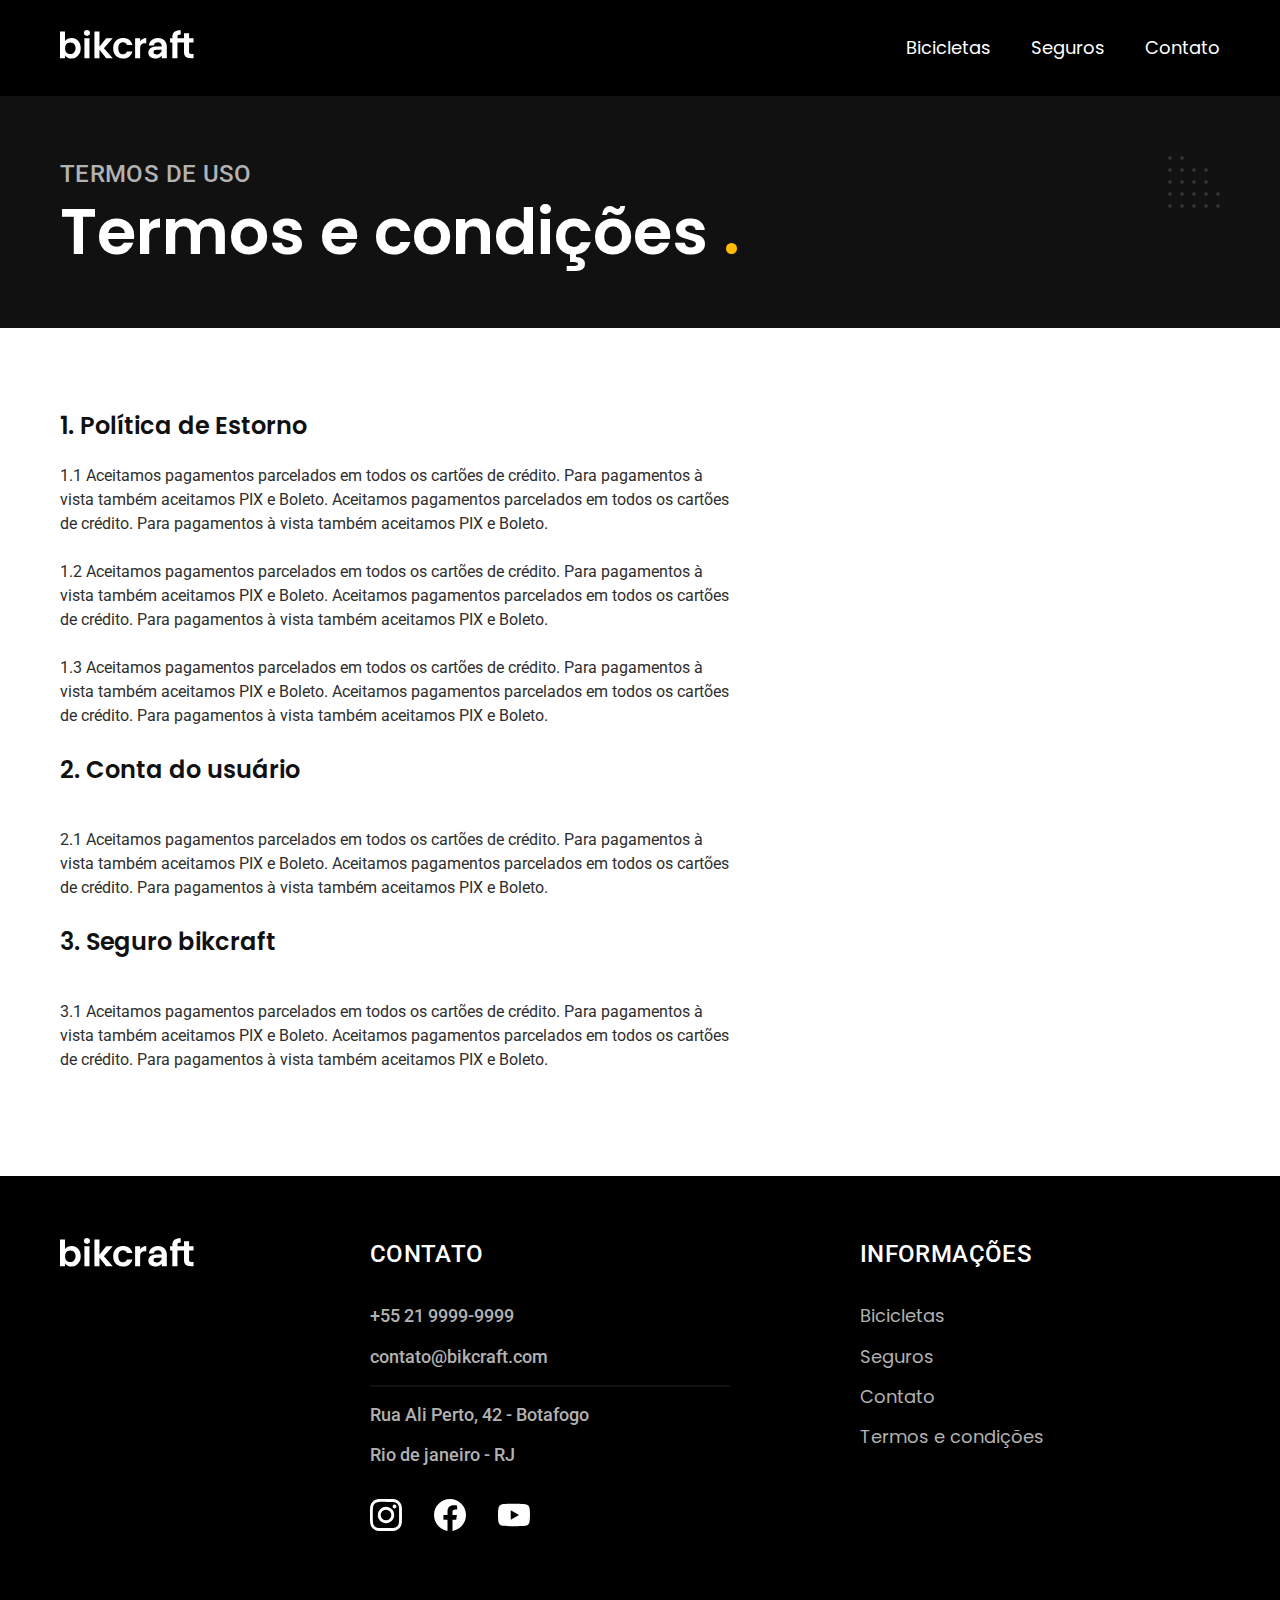
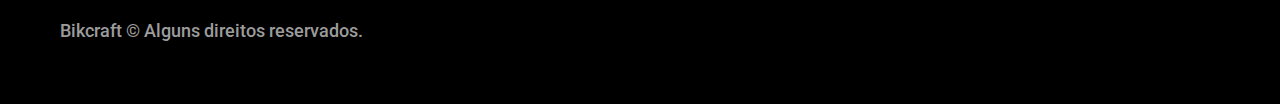
<file: 1012-bicicletas-lista/bikcraft/termos.html>
<!DOCTYPE html>
<html lang="pt-br">

<head>
  <meta charset="UTF-8">
  <meta name="viewport" content="width=device-width, initial-scale=1.0">

  <title>Termos e Condições | Bikcraft</title>
  <meta name="description" content="Termos e condições.">

  <link rel="icon" href="./favicon.svg" type="image/svg+xml">
  <link rel="preload" href="./css/style.css" as="style">
  <link rel="stylesheet" href="./css/style.css">

  <link rel="preconnect" href="https://fonts.googleapis.com">
  <link rel="preconnect" href="https://fonts.gstatic.com" crossorigin>
  <link href="https://fonts.googleapis.com/css2?family=Merriweather:ital,wght@1,900&family=Poppins:wght@400;600&family=Roboto:wght@400;500&display=swap" rel="stylesheet">


</head>

<body id="termos">
  <header class="header-bg">
    <div class="header container ">
      <a href="./">
        <img src="./img/bikcraft.svg" alt="Bikcraft">
      </a>

      <nav aria-label="primaria">
        <ul class="header-menu font-1-m cor-0">
          <li><a href="./bicicletas.html">Bicicletas</a></li>
          <li><a href="./seguros.html">Seguros</a></li>
          <li><a href="./contato.html">Contato</a></li>
        </ul>
      </nav>
    </div>
  </header>

  <main>
    <div class="titulo-bg">
      <div class="titulo container">
        <p class="font-2-l-b cor-5">Termos de uso</p>
        <h1 class="font-1-xxl cor-0">Termos e condições <span class="cor-p1">.</span></h1>
      </div>
    </div>

    <div class="termos font-2-s cor-10 container">
      <h2 class="font-1-l cor-11">1. Política de Estorno</h2>
      <p>1.1 Aceitamos pagamentos parcelados em todos os cartões de crédito. Para pagamentos à vista também aceitamos PIX e Boleto. Aceitamos pagamentos parcelados em todos os cartões de crédito. Para pagamentos à vista também aceitamos PIX e Boleto. </p>
      <p>1.2 Aceitamos pagamentos parcelados em todos os cartões de crédito. Para pagamentos à vista também aceitamos PIX e Boleto. Aceitamos pagamentos parcelados em todos os cartões de crédito. Para pagamentos à vista também aceitamos PIX e Boleto. </p>
      <p>1.3 Aceitamos pagamentos parcelados em todos os cartões de crédito. Para pagamentos à vista também aceitamos PIX e Boleto. Aceitamos pagamentos parcelados em todos os cartões de crédito. Para pagamentos à vista também aceitamos PIX e Boleto. </p>
      <h2 class="font-1-l cor-11">2. Conta do usuário</h2>
      <p>2.1 Aceitamos pagamentos parcelados em todos os cartões de crédito. Para pagamentos à vista também aceitamos PIX e Boleto. Aceitamos pagamentos parcelados em todos os cartões de crédito. Para pagamentos à vista também aceitamos PIX e Boleto. </p>
      <h2 class="font-1-l cor-11">3. Seguro bikcraft</h2>
      <p>3.1 Aceitamos pagamentos parcelados em todos os cartões de crédito. Para pagamentos à vista também aceitamos PIX e Boleto. Aceitamos pagamentos parcelados em todos os cartões de crédito. Para pagamentos à vista também aceitamos PIX e Boleto. </p>
    </div>
  </main>

  <footer class="footer-bg">
    <div class="footer container">
      <img src="./img/bikcraft.svg" alt="Bikcraft">
      <div class="footer-contato">
        <h3 class="font-2-l-b cor-0">Contato</h3>
        <ul class="font-2-m cor-5">
          <li><a href="tel:+552199999999">+55 21 9999-9999</a></li>
          <li><a href="mailto:contato@bikcraft.com">contato@bikcraft.com</a></li>
          <li>Rua Ali Perto, 42 - Botafogo</li>
          <li>Rio de janeiro - RJ</li>
        </ul>
        <div class="footer-redes">
          <a href="./">
            <img src="./img/redes/instagram.svg" alt="Instagram">
          </a>
          <a href="./">
            <img src="./img/redes/facebook.svg" alt="facebook">
          </a>
          <a href="./">
            <img src="./img/redes/youtube.svg" alt="Youtube">
          </a>
        </div>
      </div>
      <div class="footer-informacoes">
        <h3 class="font-2-l-b cor-0">Informações</h3>
        <nav>
          <ul class="font-1-m cor-5">
            <li><a href="./bicicletas.html">Bicicletas</a></li>
            <li><a href="./seguros.html">Seguros</a></li>
            <li><a href="./contato.html">Contato</a></li>
            <li><a href="./termos.html">Termos e condições</a></li>
          </ul>
        </nav>
      </div>
      <p class="footer-copy font-2-m cor-6">Bikcraft © Alguns direitos reservados.</p>
    </div>

  </footer>
  <script src="./js/script.js"></script>
</body>


</html>
</file>
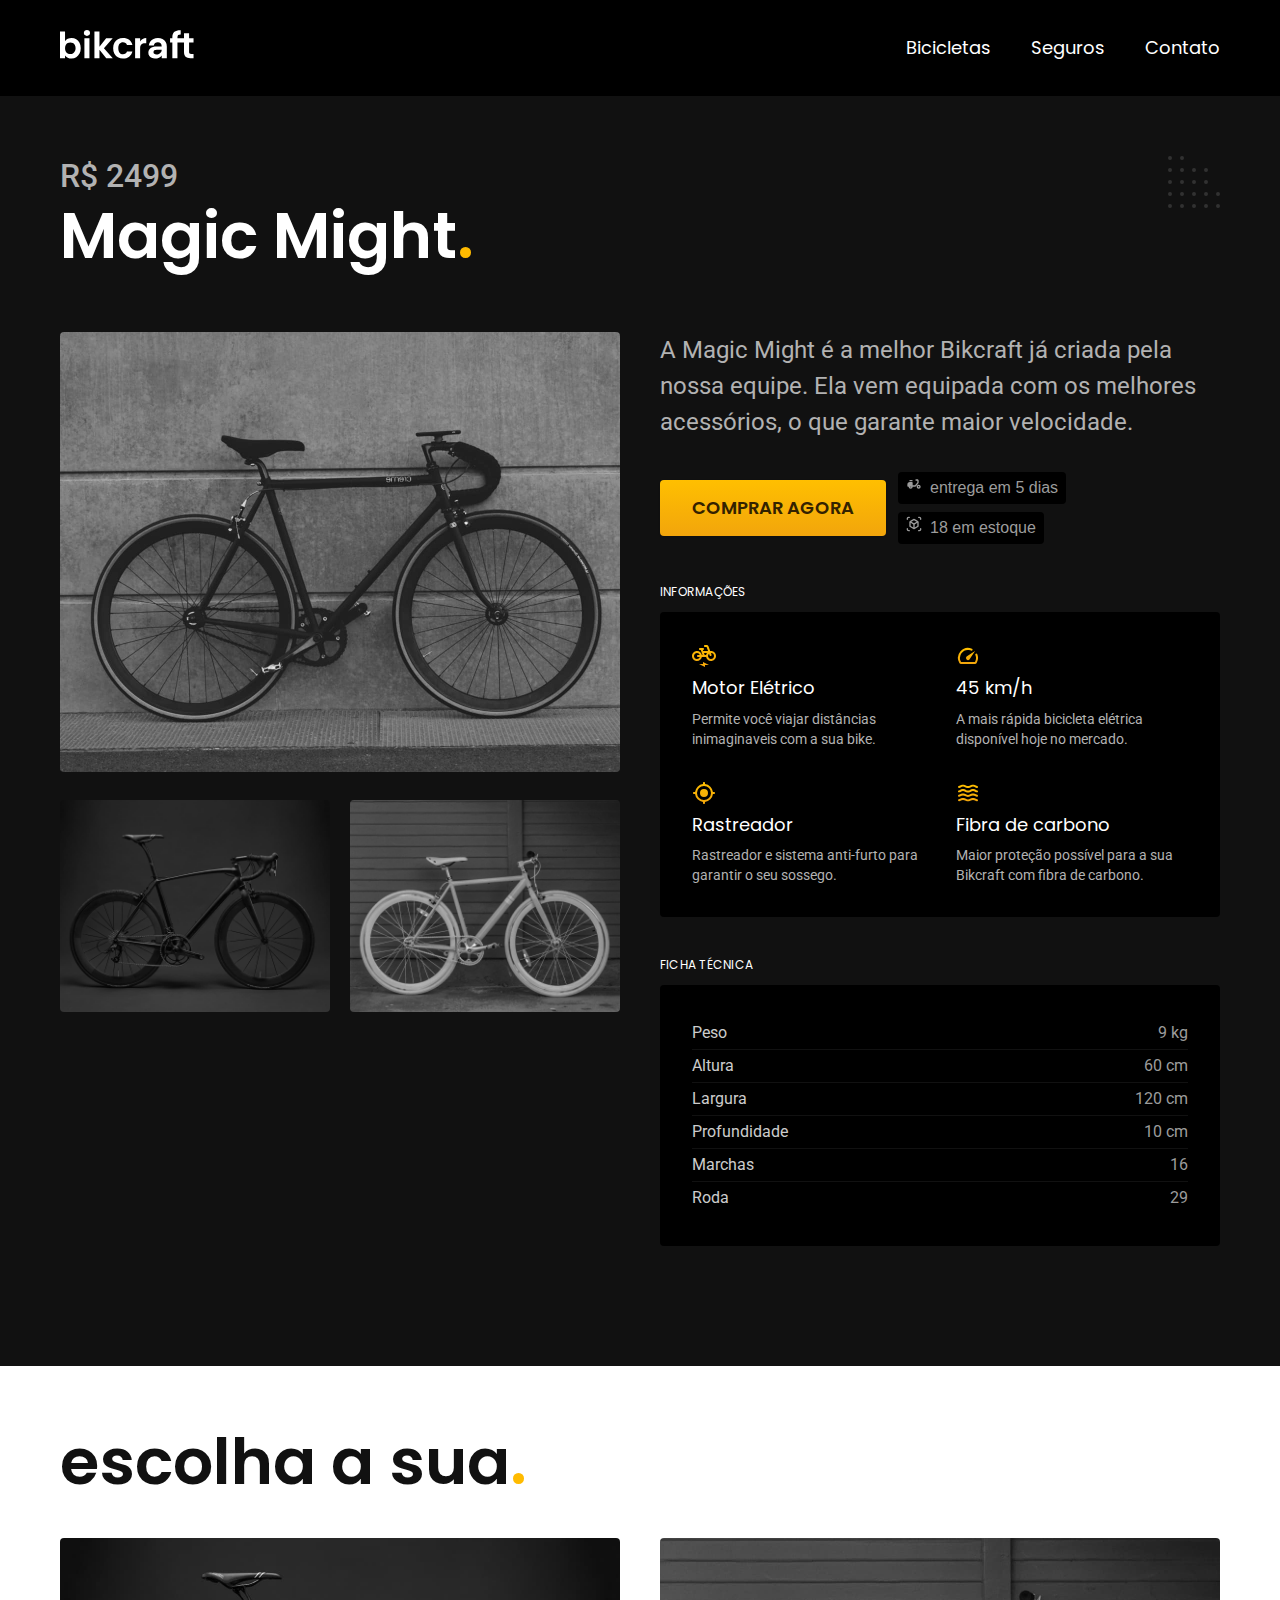
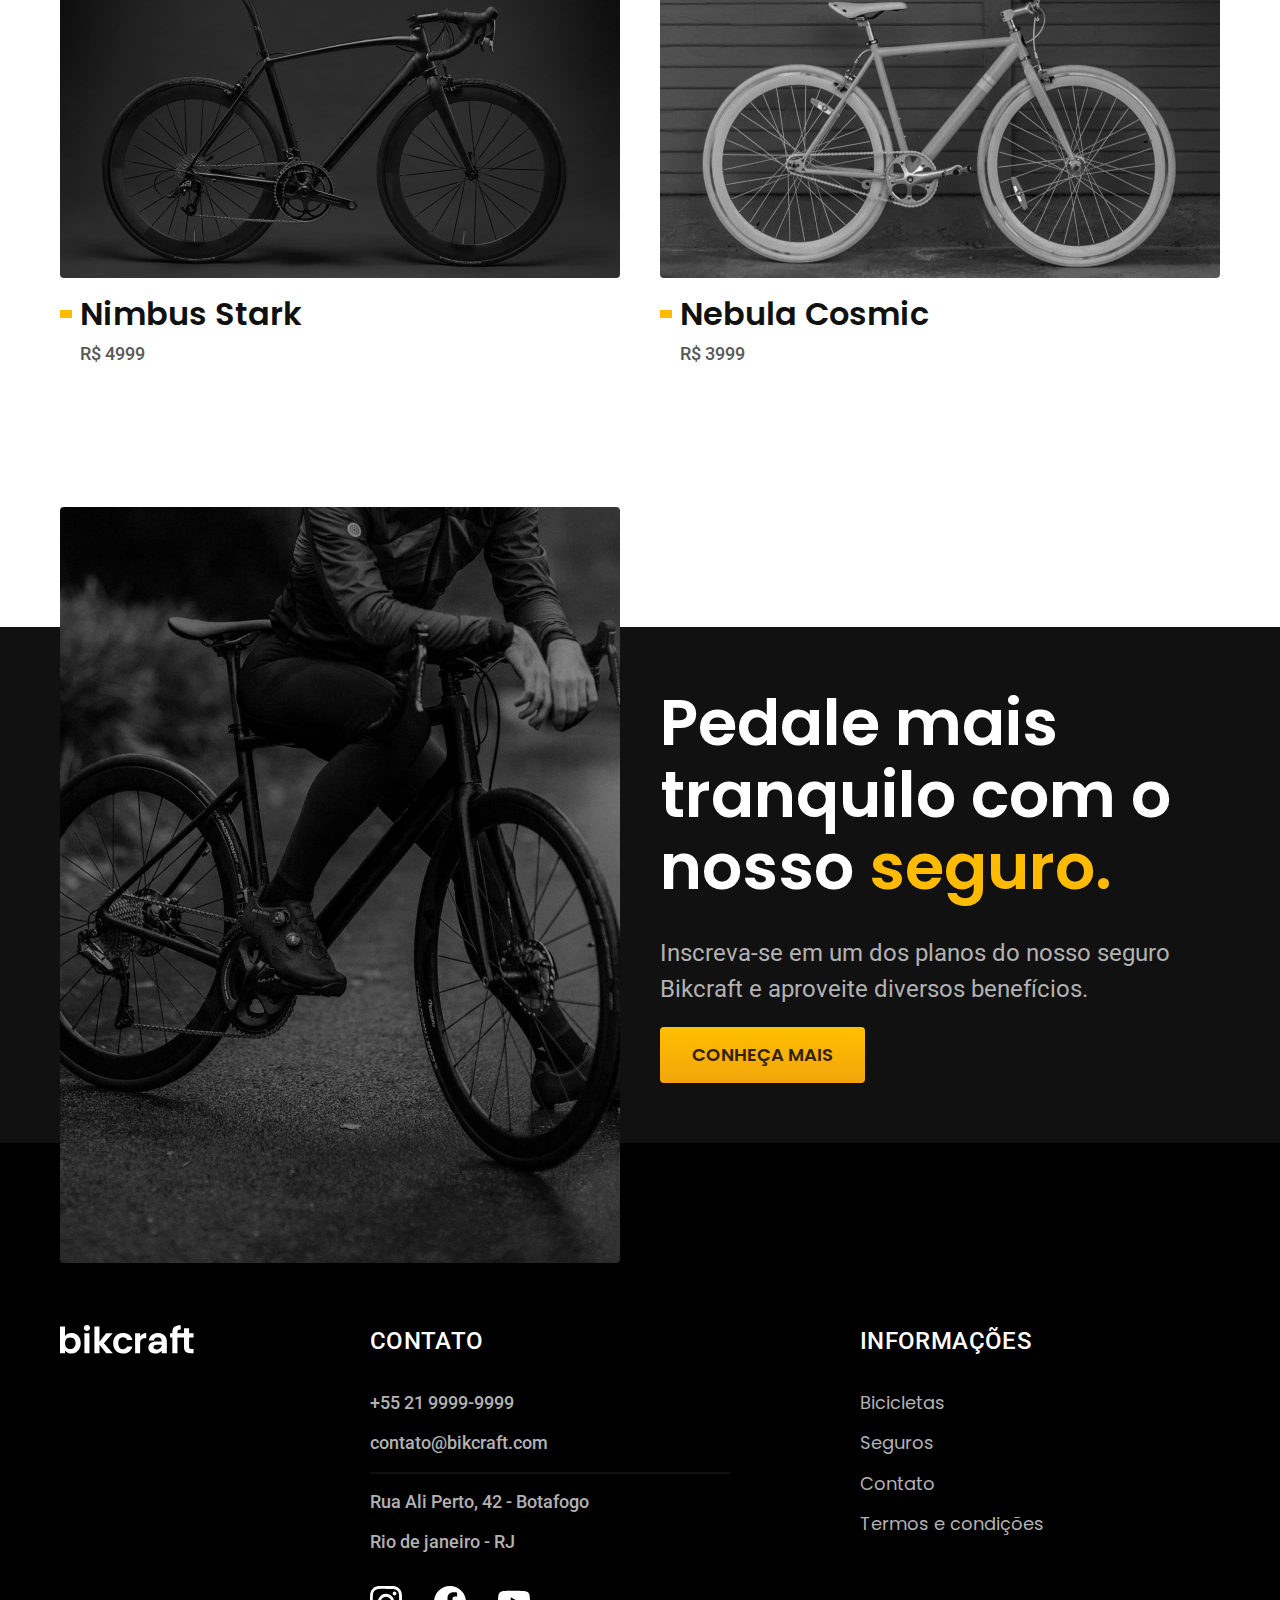
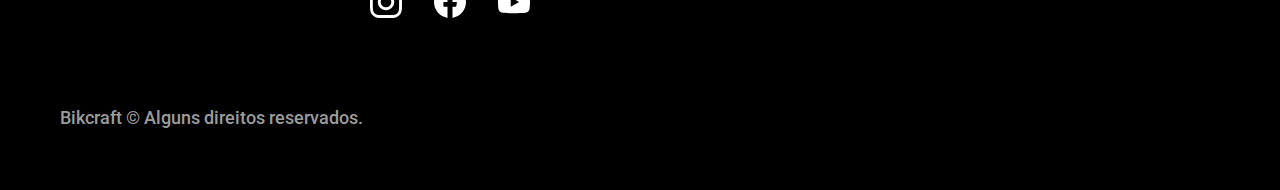
<file: 1012-bicicletas-lista/bikcraft/bicicletas/magic.html>
<!DOCTYPE html>
<html lang="pt-br">

<head>
  <meta charset="UTF-8">
  <meta name="viewport" content="width=device-width, initial-scale=1.0">

  <title>Magic | Bikcraft</title>
  <meta name="description" content="Termos e condições.">

  <link rel="icon" href="../favicon.svg" type="image/svg+xml">
  <link rel="stylesheet" href="../css/style.css">
  <link rel="preconnect" href="https://fonts.googleapis.com">

  <link rel="preconnect" href="https://fonts.gstatic.com" crossorigin>
  <link href="https://fonts.googleapis.com/css2?family=Merriweather:ital,wght@1,900&family=Poppins:wght@400;600&family=Roboto:wght@400;500&display=swap" rel="stylesheet">


</head>

<body id="bicicleta">
  <header class="header-bg">
    <div class="header container ">
      <a href="../">
        <img src="../img/bikcraft.svg" alt="Bikcraft">
      </a>

      <nav aria-label="primaria">
        <ul class="header-menu font-1-m cor-0">
          <li><a href="../bicicletas.html">Bicicletas</a></li>
          <li><a href="../seguros.html">Seguros</a></li>
          <li><a href="../contato.html">Contato</a></li>
        </ul>
      </nav>
    </div>
  </header>

  <main class="titulo-bg">
    <div>
      <div class="titulo container">
        <p class="font-2-xl cor-5">R$ 2499</p>
        <h1 class="font-1-xxl cor-0">Magic Might<span class="cor-p1">.</span></h1>
      </div>
    </div>
    <div class="bicicleta container">
      <div class="bicicleta-imagens">
        <img src="../img/bicicleta/nimbus2.jpg" alt="Bicicleta 1">
        <img src="../img/bicicleta/nimbus1.jpg" alt="Bicicleta 2">
        <img src="../img/bicicleta/nimbus3.jpg" alt="Bicicleta 3">
      </div>
      <div class="bicicleta-conteudo">
        <p class="font-2-l cor-5">A Magic Might é a melhor Bikcraft já criada pela nossa equipe. Ela vem equipada com os melhores acessórios, o que garante maior velocidade.
        </p>
        <div class="bicicleta-comprar">
          <a class="botao" href="../orcamento.html?tipo=bikcraft&produto=magic">Comprar agora</a>
          <span class="font-1-x-s cor-6"><img src="../img/icones/entrega.svg" alt="">entrega em 5 dias</span>
          <span class="font-1-x-s cor-6"><img src="../img/icones/estoque.svg" alt="">18 em estoque</span>
        </div>

        <h2 class="font-1-xs cor-0">Informações</h2>
        <ul class="bicicleta-informacoes">
          <li>
            <img src="../img/icones/eletrica.svg" alt="">
            <h3 class="font-1-m cor-0">Motor Elétrico</h3>
            <p class="font-2-xs cor-5">Permite você viajar distâncias inimaginaveis com a sua bike.</p>
          </li>
          <li>
            <img src="../img/icones/velocidade.svg" alt="">
            <h3 class="font-1-m cor-0">45 km/h</h3>
            <p class="font-2-xs cor-5">A mais rápida bicicleta elétrica disponível hoje no mercado.</p>
          </li>
          <li>
            <img src="../img/icones/rastreador.svg" alt="">
            <h3 class="font-1-m cor-0">Rastreador</h3>
            <p class="font-2-xs cor-5">Rastreador e sistema anti-furto para garantir o seu sossego.</p>
          </li>
          <li>
            <img src="../img/icones/carbono.svg" alt="">
            <h3 class="font-1-m cor-0">Fibra de carbono</h3>
            <p class="font-2-xs cor-5">Maior proteção possível para a sua Bikcraft com fibra de carbono.</p>
          </li>
        </ul>
        <h2 class="font-1-xs cor-0">Ficha técnica</h2>
        <ul class="bicicleta-ficha font-2-s cor-4">
          <li> Peso <span>9 kg</span></li>
          <li>Altura <span>60 cm</span></li>
          <li>Largura <span>120 cm</span></li>
          <li>Profundidade <span>10 cm</span></li>
          <li>Marchas <span>16</span></li>
          <li>Roda <span>29</span></li>
        </ul>
      </div>
    </div>
  </main>

  <article class="bicicletas-lista container">
    <h2 class="font-1-xxl">escolha a sua<span class="cor-p1">.</span></h2>

    <ul>
      <li>
        <a href="./nimbus.html">
          <img src="../img/bicicletas/nimbus.jpg" alt="Bicicleta preta">
          <h3 class="font-1-xl">Nimbus Stark</h3>
          <span class="font-2-m cor-8">R$ 4999</span>
        </a>
      </li>

      <li>
        <a href=".nebula.html">
          <img src="../img/bicicletas/nebula.jpg" alt="Bicicleta preta">
          <h3 class="font-1-xl">Nebula Cosmic</h3>
          <span class="font-2-m cor-8">R$ 3999</span>
        </a>
      </li>
    </ul>
  </article>

  <article class="seguro-bg">
    <div class="seguro container">
      <div class="seguro-imagem">
        <img src="../img/fotos/seguros.jpg" alt="Pessoa parada em cima de uma bicicleta.">
      </div>
      <div class="seguro-conteudo">
        <h2 class="font-1-xxl cor-0">Pedale mais tranquilo com o nosso <span class="cor-p1">seguro.</span></h2>
        <p class="font-2-l cor-5">Inscreva-se em um dos planos do nosso seguro Bikcraft e aproveite diversos benefícios.</p>
        <a class="botao" href="../seguros.html">Conheça Mais</a>
      </div>
    </div>
  </article>

  <footer class="footer-bg">
    <div class="footer container">
      <img src="../img/bikcraft.svg" alt="Bikcraft">
      <div class="footer-contato">
        <h3 class="font-2-l-b cor-0">Contato</h3>
        <ul class="font-2-m cor-5">
          <li><a href="tel:+552199999999">+55 21 9999-9999</a></li>
          <li><a href="mailto:contato@bikcraft.com">contato@bikcraft.com</a></li>
          <li>Rua Ali Perto, 42 - Botafogo</li>
          <li>Rio de janeiro - RJ</li>
        </ul>
        <div class="footer-redes">
          <a href="../">
            <img src="../img/redes/instagram.svg" alt="Instagram">
          </a>
          <a href="../">
            <img src="../img/redes/facebook.svg" alt="facebook">
          </a>
          <a href="../">
            <img src="../img/redes/youtube.svg" alt="Youtube">
          </a>
        </div>
      </div>
      <div class="footer-informacoes">
        <h3 class="font-2-l-b cor-0">Informações</h3>
        <nav>
          <ul class="font-1-m cor-5">
            <li><a href="../bicicletas.html">Bicicletas</a></li>
            <li><a href="../seguros.html">Seguros</a></li>
            <li><a href="../contato.html">Contato</a></li>
            <li><a href="../termos.html">Termos e condições</a></li>
          </ul>
        </nav>
      </div>
      <p class="footer-copy font-2-m cor-6">Bikcraft © Alguns direitos reservados.</p>
    </div>

  </footer>
  <script src="../js/script.js"></script>
</body>


</html>
</file>
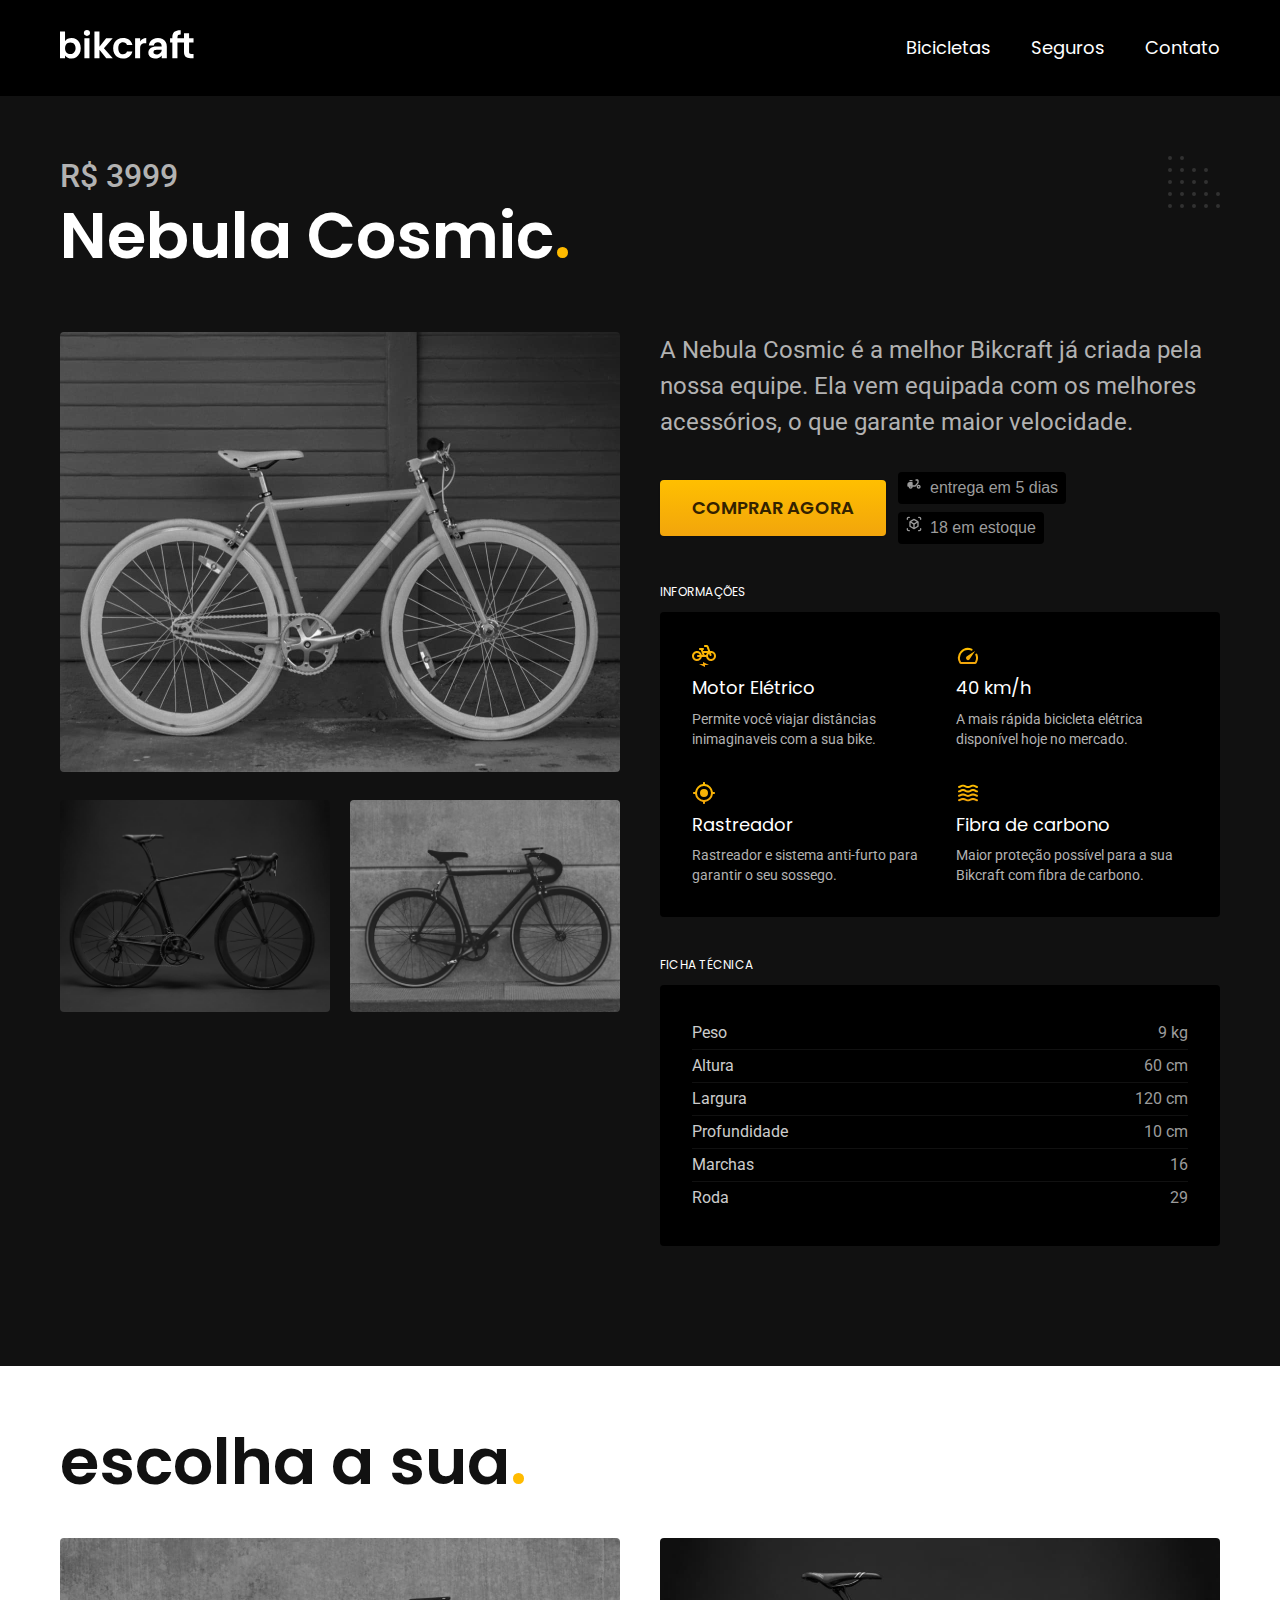
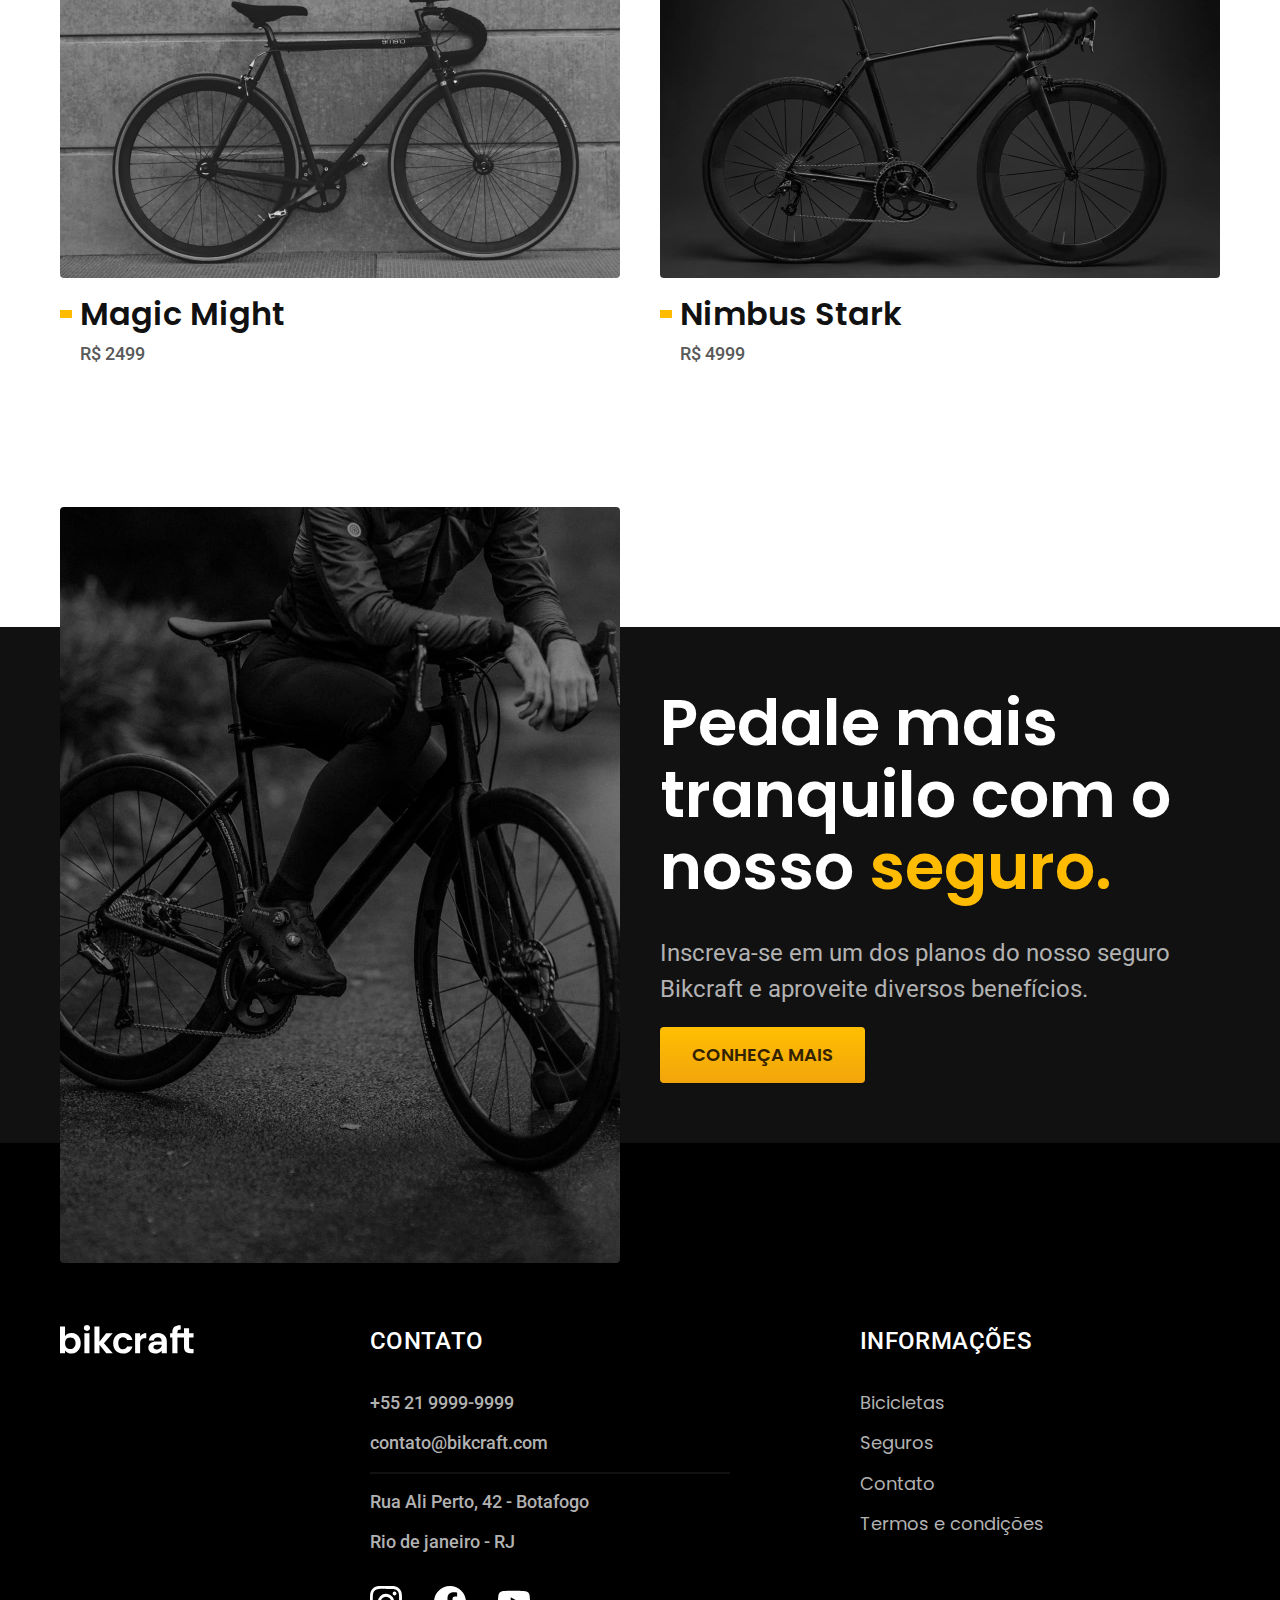
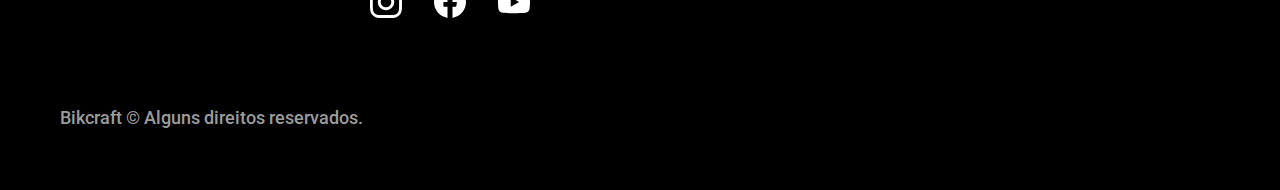
<file: 1012-bicicletas-lista/bikcraft/bicicletas/nebula.html>
<!DOCTYPE html>
<html lang="pt-br">

<head>
  <meta charset="UTF-8">
  <meta name="viewport" content="width=device-width, initial-scale=1.0">

  <title>Nebula | Bikcraft</title>
  <meta name="description" content="Termos e condições.">


  <link rel="icon" href="../favicon.svg" type="image/svg+xml">
  <link rel="stylesheet" href="../css/style.css">

  <link rel="preconnect" href="https://fonts.googleapis.com">
  <link rel="preconnect" href="https://fonts.gstatic.com" crossorigin>
  <link href="https://fonts.googleapis.com/css2?family=Merriweather:ital,wght@1,900&family=Poppins:wght@400;600&family=Roboto:wght@400;500&display=swap" rel="stylesheet">


</head>

<body id="bicicleta">
  <header class="header-bg">
    <div class="header container ">
      <a href="../">
        <img src="../img/bikcraft.svg" alt="Bikcraft">
      </a>

      <nav aria-label="primaria">
        <ul class="header-menu font-1-m cor-0">
          <li><a href="../bicicletas.html">Bicicletas</a></li>
          <li><a href="../seguros.html">Seguros</a></li>
          <li><a href="../contato.html">Contato</a></li>
        </ul>
      </nav>
    </div>
  </header>

  <main class="titulo-bg">
    <div>
      <div class="titulo container">
        <p class="font-2-xl cor-5">R$ 3999</p>
        <h1 class="font-1-xxl cor-0">Nebula Cosmic<span class="cor-p1">.</span></h1>
      </div>
    </div>
    <div class="bicicleta container">
      <div class="bicicleta-imagens">
        <img src="../img/bicicleta/nimbus3.jpg" alt="Bicicleta 1">
        <img src="../img/bicicleta/nimbus1.jpg" alt="Bicicleta 2">
        <img src="../img/bicicleta/nimbus2.jpg" alt="Bicicleta 3">
      </div>
      <div class="bicicleta-conteudo">
        <p class="font-2-l cor-5">A Nebula Cosmic é a melhor Bikcraft já criada pela nossa equipe. Ela vem equipada com os melhores acessórios, o que garante maior velocidade.
        </p>
        <div class="bicicleta-comprar">
          <a class="botao" href="../orcamento.html?tipo=bikcraft&produto=nebula">Comprar agora</a>
          <span class="font-1-x-s cor-6"><img src="../img/icones/entrega.svg" alt="">entrega em 5 dias</span>
          <span class="font-1-x-s cor-6"><img src="../img/icones/estoque.svg" alt="">18 em estoque</span>
        </div>

        <h2 class="font-1-xs cor-0">Informações</h2>
        <ul class="bicicleta-informacoes">
          <li>
            <img src="../img/icones/eletrica.svg" alt="">
            <h3 class="font-1-m cor-0">Motor Elétrico</h3>
            <p class="font-2-xs cor-5">Permite você viajar distâncias inimaginaveis com a sua bike.</p>
          </li>
          <li>
            <img src="../img/icones/velocidade.svg" alt="">
            <h3 class="font-1-m cor-0">40 km/h</h3>
            <p class="font-2-xs cor-5">A mais rápida bicicleta elétrica disponível hoje no mercado.</p>
          </li>
          <li>
            <img src="../img/icones/rastreador.svg" alt="">
            <h3 class="font-1-m cor-0">Rastreador</h3>
            <p class="font-2-xs cor-5">Rastreador e sistema anti-furto para garantir o seu sossego.</p>
          </li>
          <li>
            <img src="../img/icones/carbono.svg" alt="">
            <h3 class="font-1-m cor-0">Fibra de carbono</h3>
            <p class="font-2-xs cor-5">Maior proteção possível para a sua Bikcraft com fibra de carbono.</p>
          </li>
        </ul>
        <h2 class="font-1-xs cor-0">Ficha técnica</h2>
        <ul class="bicicleta-ficha font-2-s cor-4">
          <li> Peso <span>9 kg</span></li>
          <li>Altura <span>60 cm</span></li>
          <li>Largura <span>120 cm</span></li>
          <li>Profundidade <span>10 cm</span></li>
          <li>Marchas <span>16</span></li>
          <li>Roda <span>29</span></li>
        </ul>
      </div>
    </div>
  </main>

  <article class="bicicletas-lista container">
    <h2 class="font-1-xxl">escolha a sua<span class="cor-p1">.</span></h2>

    <ul>
      <li>
        <a href="./magic.html">
          <img src="../img/bicicletas/magic.jpg" alt="Bicicleta preta">
          <h3 class="font-1-xl">Magic Might</h3>
          <span class="font-2-m cor-8">R$ 2499</span>
        </a>
      </li>

      <li>
        <a href="./nimbus.html">
          <img src="../img/bicicletas/nimbus.jpg" alt="Bicicleta preta">
          <h3 class="font-1-xl">Nimbus Stark</h3>
          <span class="font-2-m cor-8">R$ 4999</span>
        </a>
      </li>
    </ul>
  </article>

  <article class="seguro-bg">
    <div class="seguro container">
      <div class="seguro-imagem">
        <img src="../img/fotos/seguros.jpg" alt="Pessoa parada em cima de uma bicicleta.">
      </div>
      <div class="seguro-conteudo">
        <h2 class="font-1-xxl cor-0">Pedale mais tranquilo com o nosso <span class="cor-p1">seguro.</span></h2>
        <p class="font-2-l cor-5">Inscreva-se em um dos planos do nosso seguro Bikcraft e aproveite diversos benefícios.</p>
        <a class="botao" href="../seguros.html">Conheça Mais</a>
      </div>
    </div>
  </article>

  <footer class="footer-bg">
    <div class="footer container">
      <img src="../img/bikcraft.svg" alt="Bikcraft">
      <div class="footer-contato">
        <h3 class="font-2-l-b cor-0">Contato</h3>
        <ul class="font-2-m cor-5">
          <li><a href="tel:+552199999999">+55 21 9999-9999</a></li>
          <li><a href="mailto:contato@bikcraft.com">contato@bikcraft.com</a></li>
          <li>Rua Ali Perto, 42 - Botafogo</li>
          <li>Rio de janeiro - RJ</li>
        </ul>
        <div class="footer-redes">
          <a href="../">
            <img src="../img/redes/instagram.svg" alt="Instagram">
          </a>
          <a href="../">
            <img src="../img/redes/facebook.svg" alt="facebook">
          </a>
          <a href="../">
            <img src="../img/redes/youtube.svg" alt="Youtube">
          </a>
        </div>
      </div>
      <div class="footer-informacoes">
        <h3 class="font-2-l-b cor-0">Informações</h3>
        <nav>
          <ul class="font-1-m cor-5">
            <li><a href="../bicicletas.html">Bicicletas</a></li>
            <li><a href="../seguros.html">Seguros</a></li>
            <li><a href="../contato.html">Contato</a></li>
            <li><a href="../termos.html">Termos e condições</a></li>
          </ul>
        </nav>
      </div>
      <p class="footer-copy font-2-m cor-6">Bikcraft © Alguns direitos reservados.</p>
    </div>

  </footer>
  <script src="../js/script.js"></script>
</body>


</html>
</file>
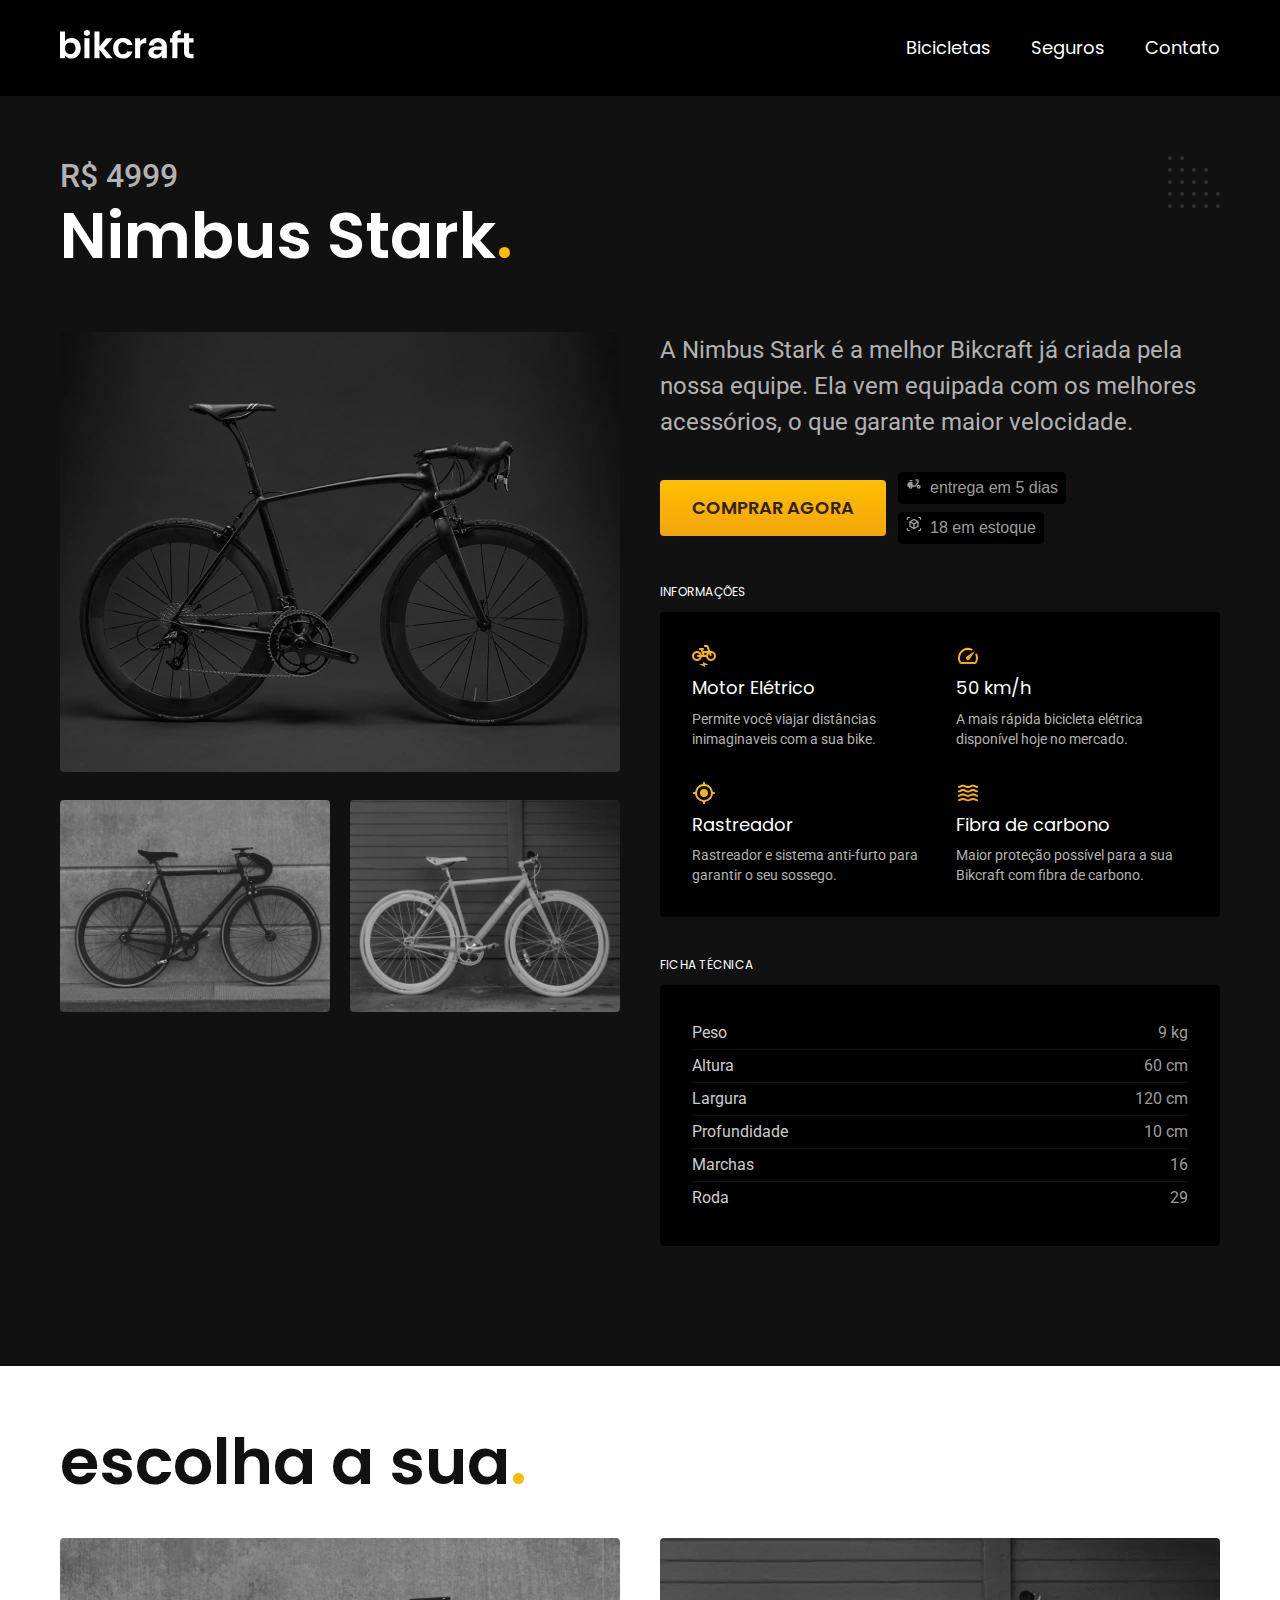
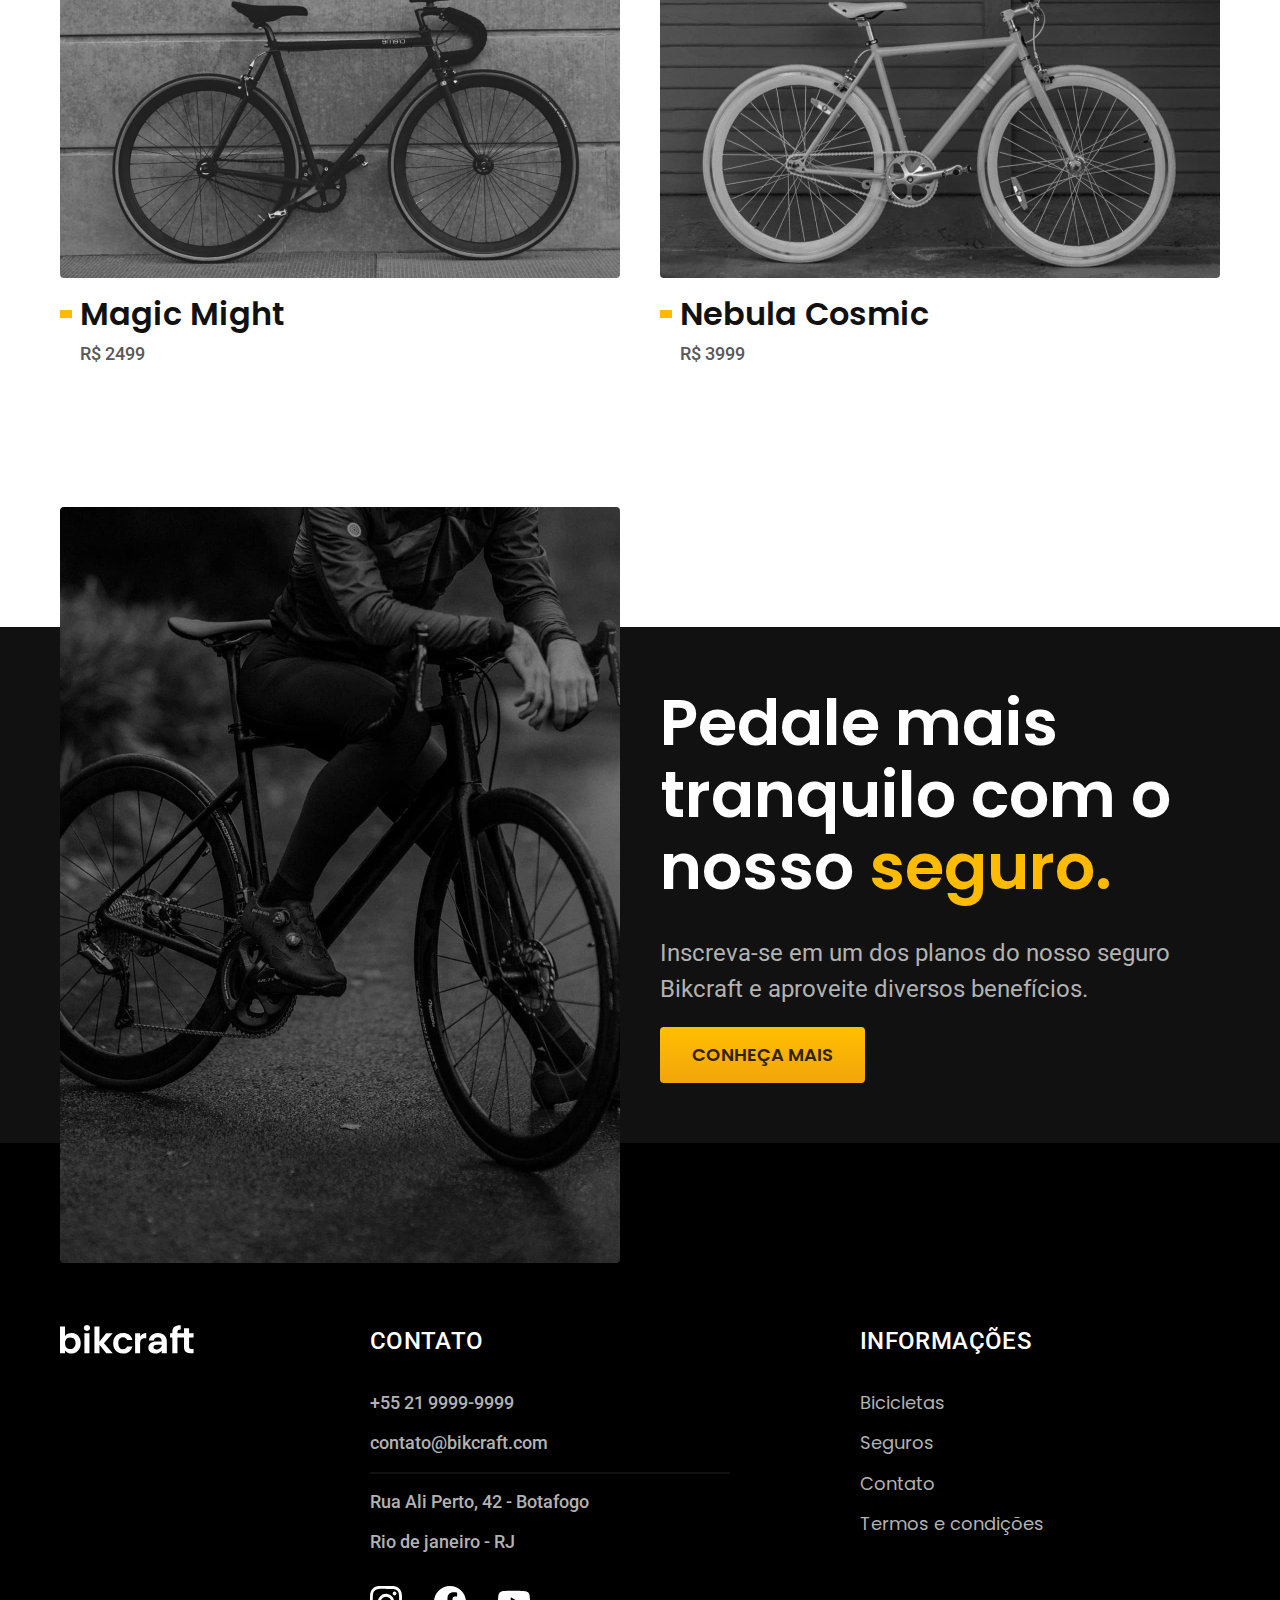
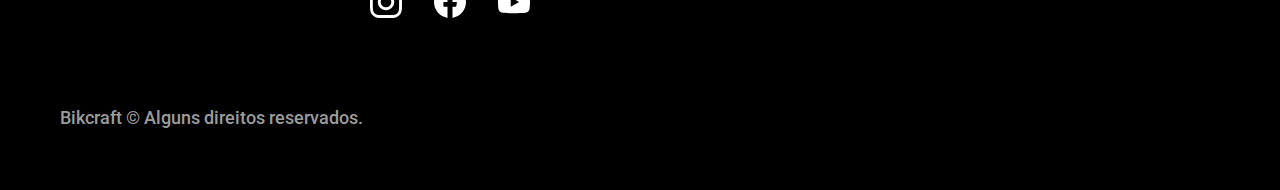
<file: 1012-bicicletas-lista/bikcraft/bicicletas/nimbus.html>
<!DOCTYPE html>
<html lang="pt-br">

<head>
  <meta charset="UTF-8">
  <meta name="viewport" content="width=device-width, initial-scale=1.0">

  <title> Nimbus | Bikcraft</title>
  <meta name="description" content="Termos e condições.">


  <link rel="icon" href="../favicon.svg" type="image/svg+xml">
  <link rel="stylesheet" href="../css/style.css">
  <link rel="preconnect" href="https://fonts.googleapis.com">
  <link rel="preconnect" href="https://fonts.gstatic.com" crossorigin>
  <link href="https://fonts.googleapis.com/css2?family=Merriweather:ital,wght@1,900&family=Poppins:wght@400;600&family=Roboto:wght@400;500&display=swap" rel="stylesheet">


</head>

<body id="bicicleta">
  <header class="header-bg">
    <div class="header container ">
      <a href="../">
        <img src="../img/bikcraft.svg" alt="Bikcraft">
      </a>

      <nav aria-label="primaria">
        <ul class="header-menu font-1-m cor-0">
          <li><a href="../bicicletas.html">Bicicletas</a></li>
          <li><a href="../seguros.html">Seguros</a></li>
          <li><a href="../contato.html">Contato</a></li>
        </ul>
      </nav>
    </div>
  </header>

  <main class="titulo-bg">
    <div>
      <div class="titulo container">
        <p class="font-2-xl cor-5">R$ 4999</p>
        <h1 class="font-1-xxl cor-0">Nimbus Stark<span class="cor-p1">.</span></h1>
      </div>
    </div>
    <div class="bicicleta container">
      <div class="bicicleta-imagens">
        <img src="../img/bicicleta/nimbus1.jpg" alt="Bicicleta 1">
        <img src="../img/bicicleta/nimbus2.jpg" alt="Bicicleta 2">
        <img src="../img/bicicleta/nimbus3.jpg" alt="Bicicleta 3">
      </div>
      <div class="bicicleta-conteudo">
        <p class="font-2-l cor-5">A Nimbus Stark é a melhor Bikcraft já criada pela nossa equipe. Ela vem equipada com os melhores acessórios, o que garante maior velocidade.
        </p>
        <div class="bicicleta-comprar">
          <a class="botao" href="../orcamento.html?tipo=bikcraft&produto=nimbus">Comprar agora</a>
          <span class="font-1-x-s cor-6"><img src="../img/icones/entrega.svg" alt="">entrega em 5 dias</span>
          <span class="font-1-x-s cor-6"><img src="../img/icones/estoque.svg" alt="">18 em estoque</span>
        </div>

        <h2 class="font-1-xs cor-0">Informações</h2>
        <ul class="bicicleta-informacoes">
          <li>
            <img src="../img/icones/eletrica.svg" alt="">
            <h3 class="font-1-m cor-0">Motor Elétrico</h3>
            <p class="font-2-xs cor-5">Permite você viajar distâncias inimaginaveis com a sua bike.</p>
          </li>
          <li>
            <img src="../img/icones/velocidade.svg" alt="">
            <h3 class="font-1-m cor-0">50 km/h</h3>
            <p class="font-2-xs cor-5">A mais rápida bicicleta elétrica disponível hoje no mercado.</p>
          </li>
          <li>
            <img src="../img/icones/rastreador.svg" alt="">
            <h3 class="font-1-m cor-0">Rastreador</h3>
            <p class="font-2-xs cor-5">Rastreador e sistema anti-furto para garantir o seu sossego.</p>
          </li>
          <li>
            <img src="../img/icones/carbono.svg" alt="">
            <h3 class="font-1-m cor-0">Fibra de carbono</h3>
            <p class="font-2-xs cor-5">Maior proteção possível para a sua Bikcraft com fibra de carbono.</p>
          </li>
        </ul>
        <h2 class="font-1-xs cor-0">Ficha técnica</h2>
        <ul class="bicicleta-ficha font-2-s cor-4">
          <li> Peso <span>9 kg</span></li>
          <li>Altura <span>60 cm</span></li>
          <li>Largura <span>120 cm</span></li>
          <li>Profundidade <span>10 cm</span></li>
          <li>Marchas <span>16</span></li>
          <li>Roda <span>29</span></li>
        </ul>
      </div>
    </div>
  </main>

  <article class="bicicletas-lista container">
    <h2 class="font-1-xxl">escolha a sua<span class="cor-p1">.</span></h2>

    <ul>
      <li>
        <a href="./magic.html">
          <img src="../img/bicicletas/magic.jpg" alt="Bicicleta preta">
          <h3 class="font-1-xl">Magic Might</h3>
          <span class="font-2-m cor-8">R$ 2499</span>
        </a>
      </li>

      <li>
        <a href=".nebula.html">
          <img src="../img/bicicletas/nebula.jpg" alt="Bicicleta preta">
          <h3 class="font-1-xl">Nebula Cosmic</h3>
          <span class="font-2-m cor-8">R$ 3999</span>
        </a>
      </li>
    </ul>
  </article>

  <article class="seguro-bg">
    <div class="seguro container">
      <div class="seguro-imagem">
        <img src="../img/fotos/seguros.jpg" alt="Pessoa parada em cima de uma bicicleta.">
      </div>
      <div class="seguro-conteudo">
        <h2 class="font-1-xxl cor-0">Pedale mais tranquilo com o nosso <span class="cor-p1">seguro.</span></h2>
        <p class="font-2-l cor-5">Inscreva-se em um dos planos do nosso seguro Bikcraft e aproveite diversos benefícios.</p>
        <a class="botao" href="../seguros.html">Conheça Mais</a>
      </div>
    </div>
  </article>

  <footer class="footer-bg">
    <div class="footer container">
      <img src="../img/bikcraft.svg" alt="Bikcraft">
      <div class="footer-contato">
        <h3 class="font-2-l-b cor-0">Contato</h3>
        <ul class="font-2-m cor-5">
          <li><a href="tel:+552199999999">+55 21 9999-9999</a></li>
          <li><a href="mailto:contato@bikcraft.com">contato@bikcraft.com</a></li>
          <li>Rua Ali Perto, 42 - Botafogo</li>
          <li>Rio de janeiro - RJ</li>
        </ul>
        <div class="footer-redes">
          <a href="../">
            <img src="../img/redes/instagram.svg" alt="Instagram">
          </a>
          <a href="../">
            <img src="../img/redes/facebook.svg" alt="facebook">
          </a>
          <a href="../">
            <img src="../img/redes/youtube.svg" alt="Youtube">
          </a>
        </div>
      </div>
      <div class="footer-informacoes">
        <h3 class="font-2-l-b cor-0">Informações</h3>
        <nav>
          <ul class="font-1-m cor-5">
            <li><a href="../bicicletas.html">Bicicletas</a></li>
            <li><a href="../seguros.html">Seguros</a></li>
            <li><a href="../contato.html">Contato</a></li>
            <li><a href="../termos.html">Termos e condições</a></li>
          </ul>
        </nav>
      </div>
      <p class="footer-copy font-2-m cor-6">Bikcraft © Alguns direitos reservados.</p>
    </div>

  </footer>
  <script src="../js/script.js"></script>
</body>


</html>
</file>
<file: 1012-bicicletas-lista/bikcraft/css/style.css>
@import "./global/global.css";
@import "./utilidades/tipografia.css";
@import "./utilidades/cores.css";
@import "./utilidades/animacao.css";

@import "./global/header.css";
@import "./global/footer.css";

/* Utilidades */
@import "./utilidades/componentes.css";
@import "./utilidades/formulario.css";

/* Home */
@import "./home/introducao.css";
@import "./home/tecnologia.css";
@import "./home/parceiros.css";
@import "./home/depoimento.css";

/* Bicicletas */
@import "./bicicletas/bicicletas-lista.css";
@import "./bicicletas/bicicletas.css";

/* Bicicleta */
@import "./bicicleta/bicicleta.css";
@import "./bicicleta/seguro.css";

/*  Seguros */
@import "./seguros/seguros.css";
@import "./seguros/vantagens.css";
@import "./seguros/perguntas.css";

/* contato */
@import "./contato/contato.css";
@import "./contato/lojas.css";

/* orçamento */
@import "./orcamento/orcamento.css";

/* termos */
@import "./termos/termos.css";
</file>
